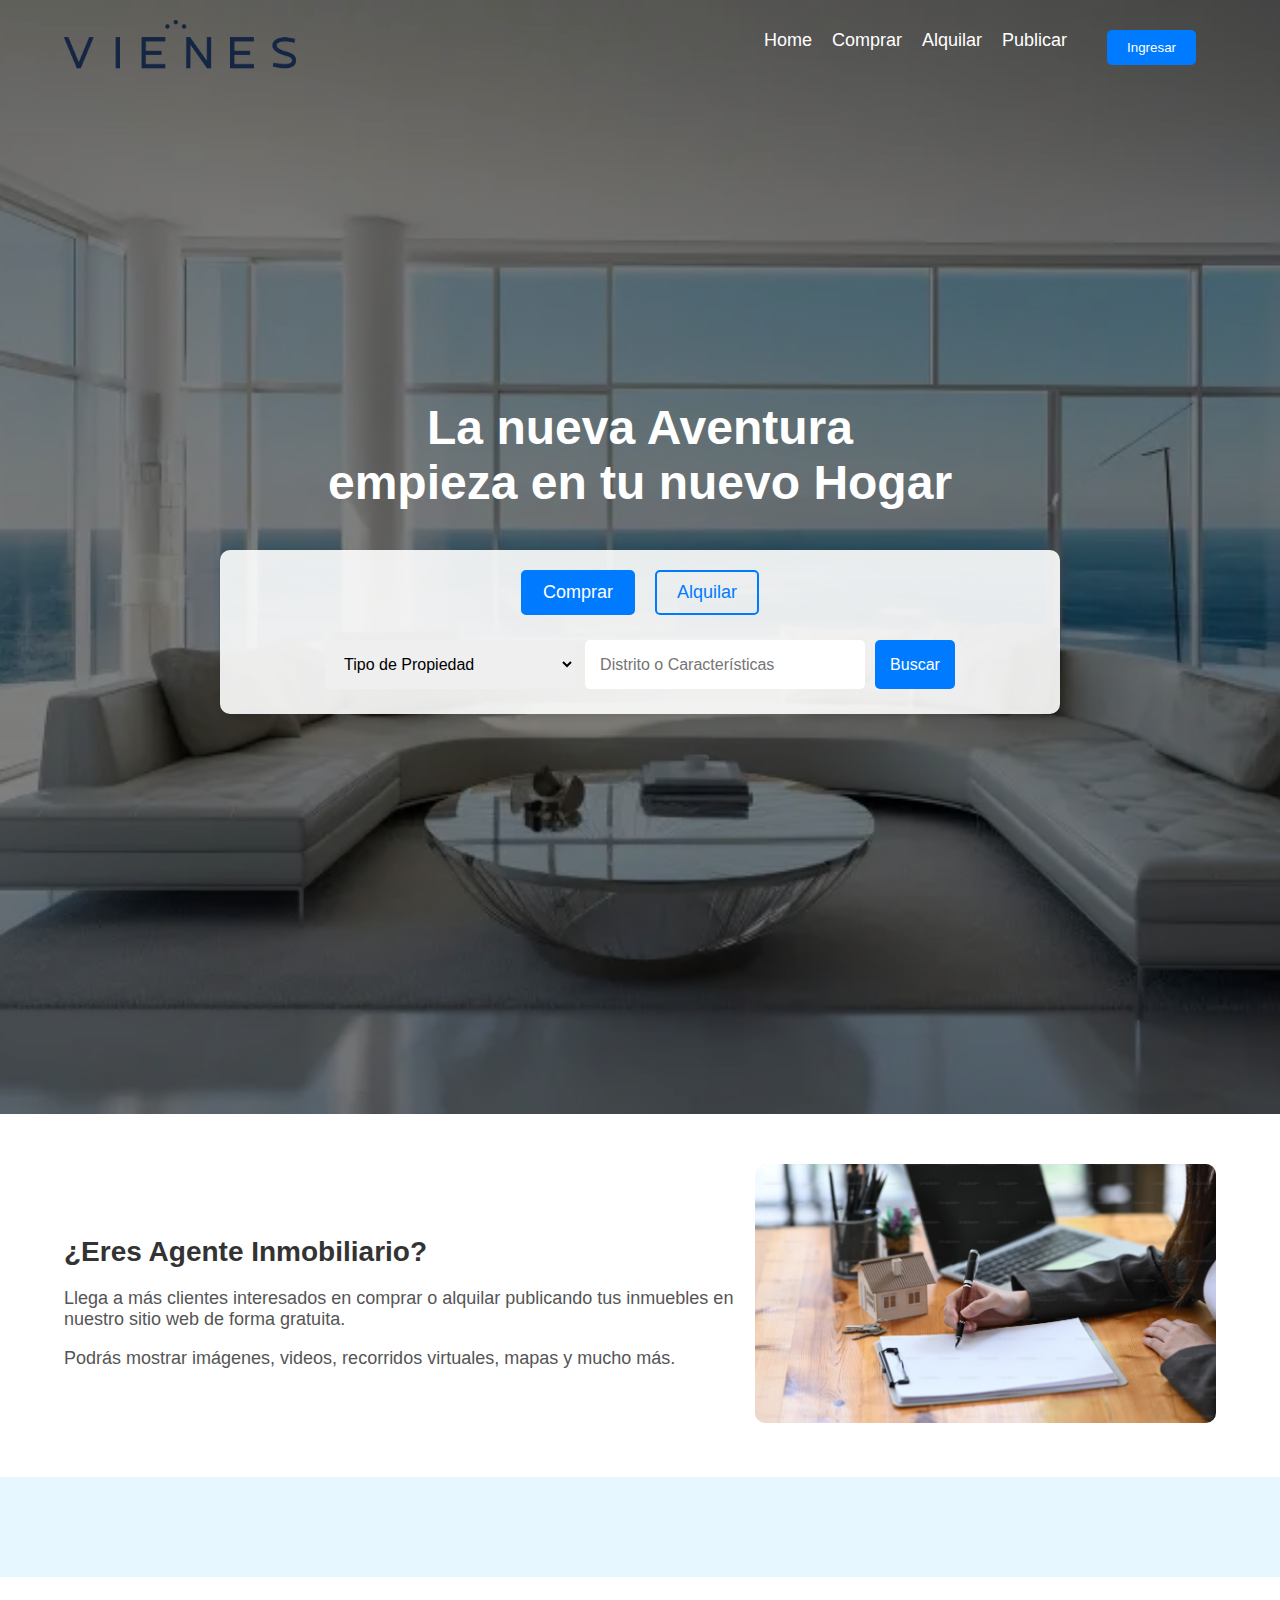
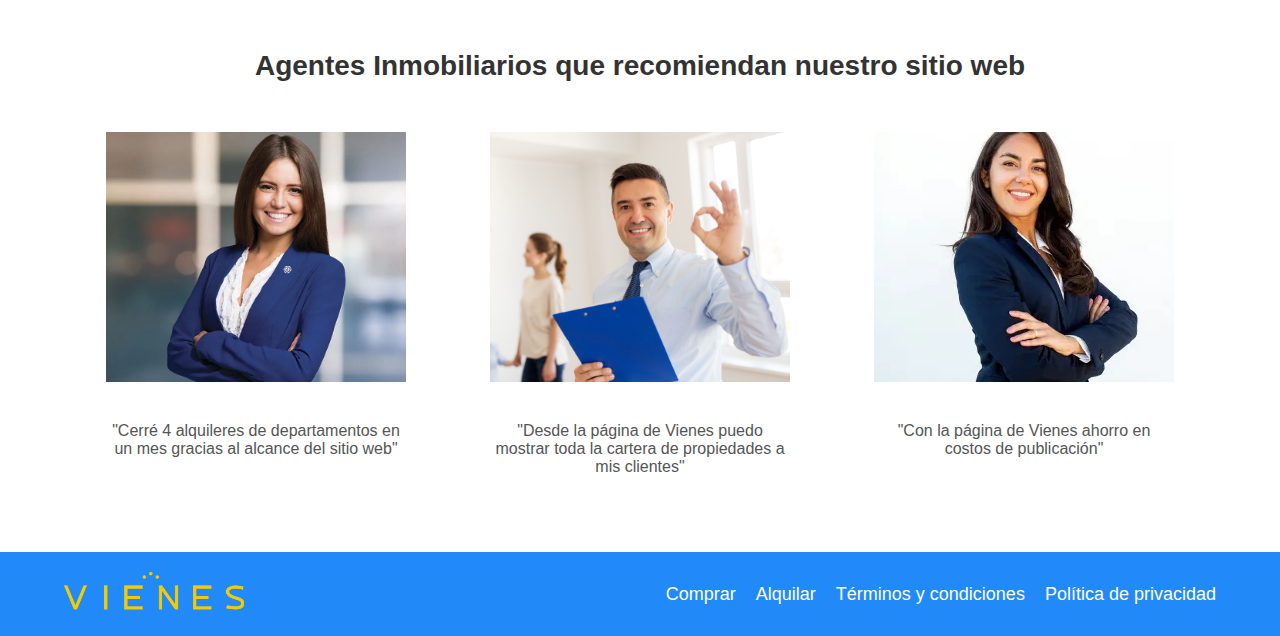
<file: vienesweb - aa2/index.html>
<!DOCTYPE html>
<html lang="en">
<head>
    <meta charset="UTF-8">
    <meta name="viewport" content="width=device-width, initial-scale=1.0">
    <title>Vienes | Agencia Inmobiliaria</title>
    <link rel="stylesheet" href="./style/estilos.css">
</head>
<body class="index-page">
    <header class="header" id="header">
        <div class="container header-container">
            <div class="logo">
                <a href="index.html"><img src="./img/logo/logo-vienes.png" alt="Vienes Logo"></a>
            </div>
            <div class="nav-container">
                <nav class="nav">
                    <ul>
                        <li><a href="index.html">Home</a></li>
                        <li><a href="./paginas/compras.html">Comprar</a></li>
                        <li><a href="./paginas/alquiler.html">Alquilar</a></li>
                        <li><a href="#">Publicar</a></li>
                        <li class="contact"><button onclick="window.location.href='./paginas/perfil.html'">Ingresar</button></li>
                    </ul>
                </nav>
                <div class="hamburger" id="hamburger">
                    <span></span>
                    <span></span>
                    <span></span>
                </div>
            </div>
        </div>                                                                                                                                     
    </header>

    <section class="hero">
        <div class="overlay"></div>
        <div class="container">
            <h2>La nueva Aventura<br> empieza en tu nuevo Hogar</h2>
            <div class="search-bar">
                <div class="search-options">
                    <button id="comprar" class="active">Comprar</button>
                    <button id="alquilar">Alquilar</button>
                </div>
                <div class="search-inputs">
                    <select>
                        <option value="">Tipo de Propiedad</option>
                        <option value="departamento">Departamento</option>
                        <option value="oficina">Oficina</option>
                        <option value="casa">Casa</option>
                        <option value="local">Local</option>
                    </select>
                    <input type="text" placeholder="Distrito o Características">
                    <button>Buscar</button>
                </div>
            </div>
        </div>
    </section>

    <section class="invite-agents">
        <div class="container">
            <div class="invite-content">
                <div class="invite-text">
                    <h2>¿Eres Agente Inmobiliario?</h2>
                    <p>Llega a más clientes interesados en comprar o alquilar publicando tus inmuebles en nuestro sitio web de forma gratuita.</p>
                    <p>Podrás mostrar imágenes, videos, recorridos virtuales, mapas y mucho más.</p>
                </div>
                <div class="invite-image">
                    <img src="./img/info/d2550104-cd5a-49d7-a738-0a6b827aaea5.png" alt="Invita a Agentes">
                </div>
            </div>
        </div>
    </section>

    <section class="additional-content">
        <div class="container">
            <!-- Aquí puedes agregar el contenido adicional -->
        </div>
    </section>

    <section class="agent-testimonials">
        <div class="container">
            <h2>Agentes Inmobiliarios que recomiendan nuestro sitio web</h2>
            <div class="testimonials">
                <div class="testimonial">
                    <img src="./img/agentes/agente-inmobiliario.png" alt="Agente 1">
                    <p>"Cerré 4 alquileres de departamentos en un mes gracias al alcance del sitio web"</p>
                </div>
                <div class="testimonial">
                    <img src="./img/agentes/Un-asesor-inmobiliario-exitoso-busca-ser-aliado-del-cliente.png" alt="Agente 2">
                    <p>"Desde la página de Vienes puedo mostrar toda la cartera de propiedades a mis clientes"</p>
                </div>
                <div class="testimonial">
                    <img src="./img/agentes/smiling-confident-businesswoman-posing-with-arms-folded-Ancho-Maximo-2400-Altura-Maxima-1800.png" alt="Agente 3">
                    <p>"Con la página de Vienes ahorro en costos de publicación"</p>
                </div>
            </div>
        </div>
    </section>

    <footer class="footer">
        <div class="container footer-container">
            <div class="footer-logo">
                <img src="./img/logo/Recurso 1Imagotipo1.png" alt="Vienes Logo">
            </div>
            <div class="footer-nav">
                <a href="#">Comprar</a>
                <a href="#">Alquilar</a>
                <a href="#">Términos y condiciones</a>
                <a href="#">Política de privacidad</a>
            </div>
        </div>
    </footer>

    <script src="./js/hero.js"></script>
    <script src="./js/header.js"></script>
</body>
</html>
</file>
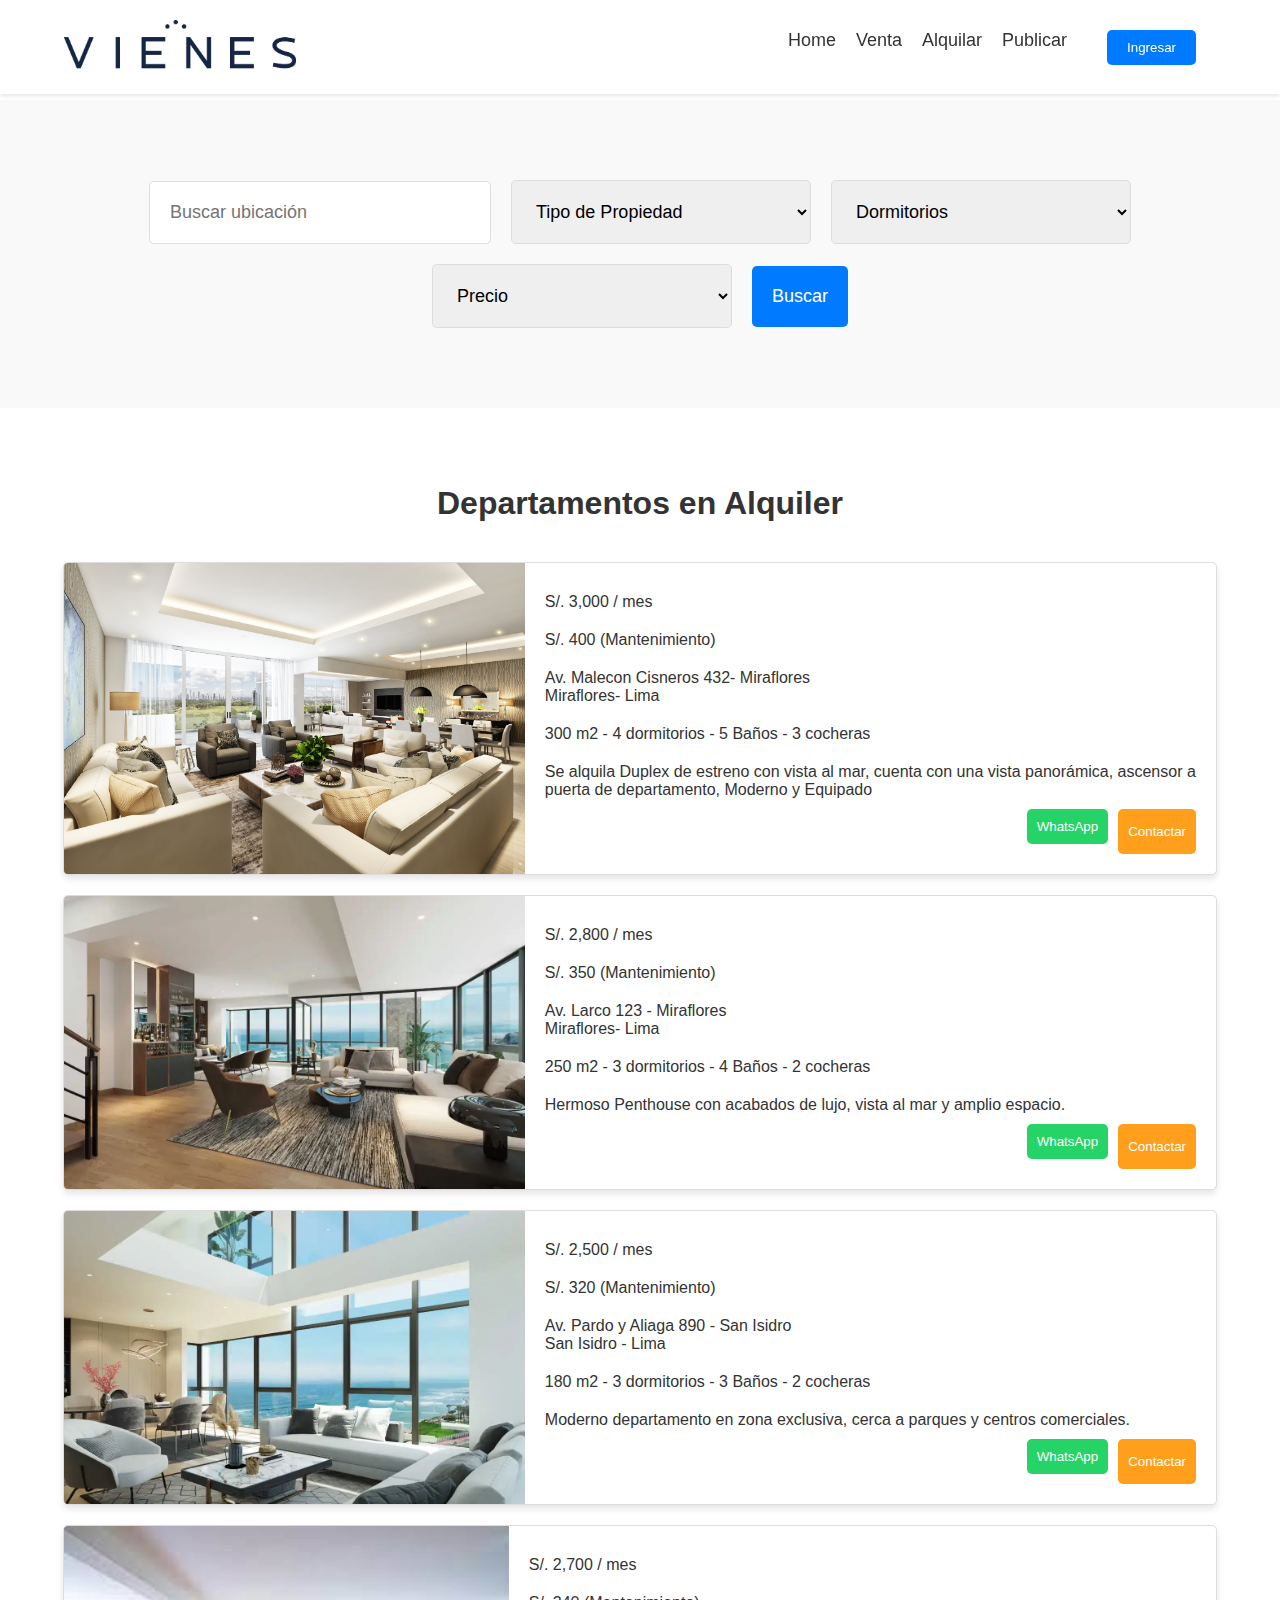
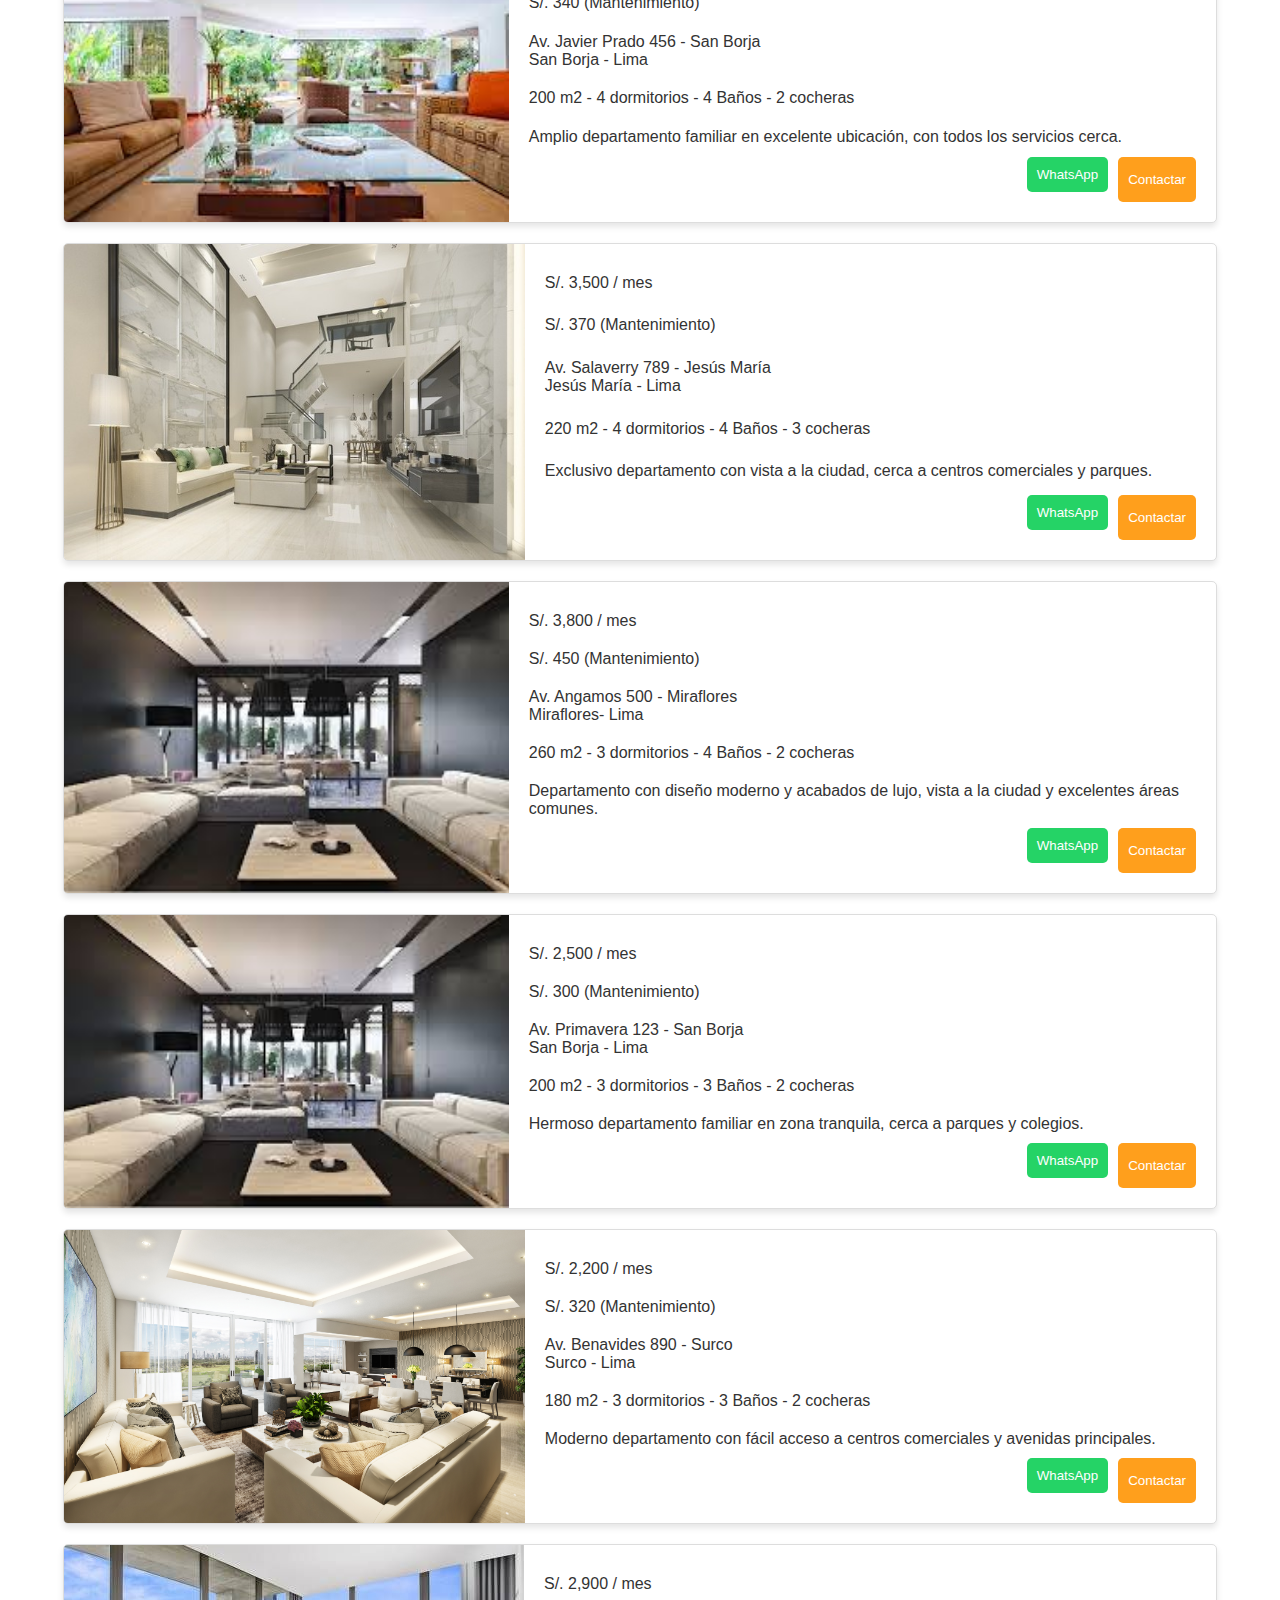
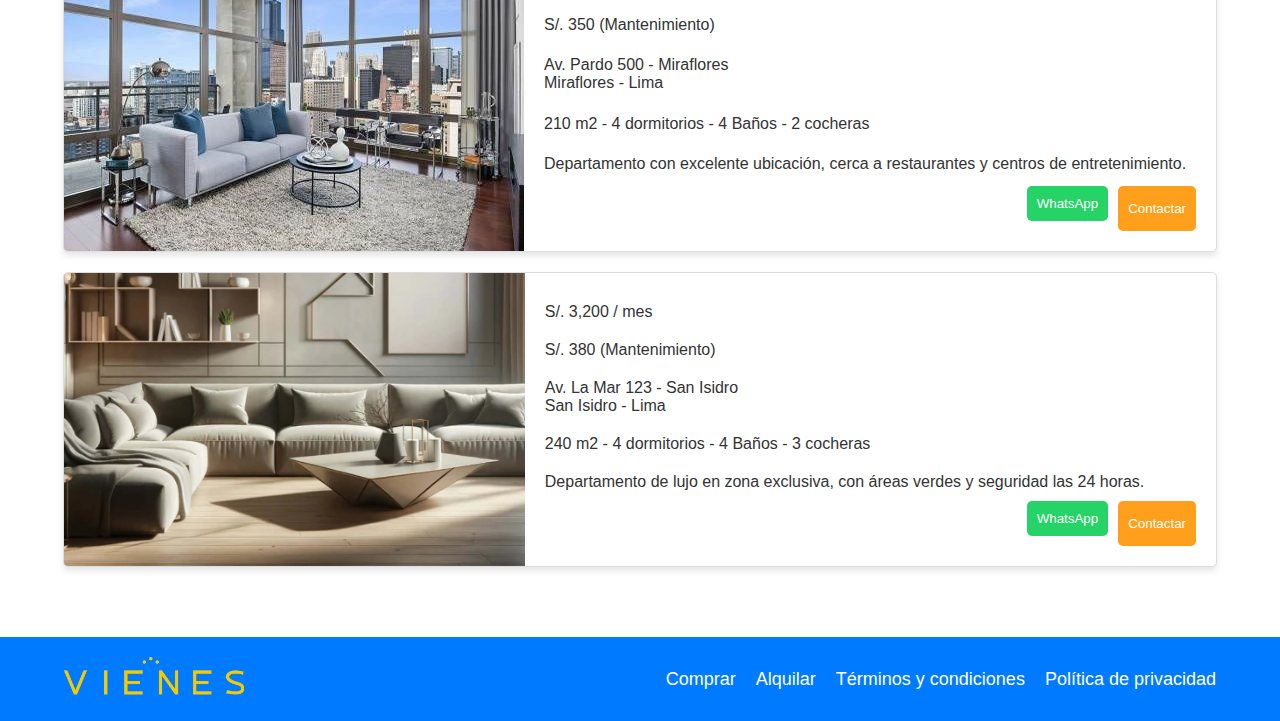
<file: vienesweb - aa2/paginas/alquiler.html>
<!DOCTYPE html>
<html lang="en">
<head>
    <meta charset="UTF-8">
    <meta name="viewport" content="width=device-width, initial-scale=1.0">
    <title>Departamentos en Alquiler | Vienes Agencia Inmobiliaria</title>
    <link rel="stylesheet" href="../style/alquiler.css">
</head>
<body class="alquiler-page">
    <header class="header" id="header">
        <div class="container header-container">
            <div class="logo">
                <a href="../index.html"><img src="../img/logo/logo-vienes.png" alt="Vienes Logo"></a>
            </div>
            <div class="nav-container">
                <nav class="nav">
                    <ul>
                        <li><a href="../index.html">Home</a></li>
                        <li><a href="../paginas/compras.html">Venta</a></li>
                        <li><a href="../paginas/alquiler.html">Alquilar</a></li>
                        <li><a href="#">Publicar</a></li>
                        <li class="contact"><button onclick="window.location.href='./perfil.html'">Ingresar</button></li>
                    </ul>
                </nav>
                <div class="hamburger" id="hamburger">
                    <span></span>
                    <span></span>
                    <span></span>
                </div>
            </div>
        </div>                                                                                                                                     
    </header>

    <section class="filtros-alquiler">
        <div class="container">
            <input type="text" placeholder="Buscar ubicación">
            <select>
                <option value="">Tipo de Propiedad</option>
                <option value="departamento">Departamento</option>
                <option value="oficina">Oficina</option>
                <option value="casa">Casa</option>
                <option value="local">Local</option>
            </select>
            <select>
                <option value="">Dormitorios</option>
                <option value="1">1 Dormitorio</option>
                <option value="2">2 Dormitorios</option>
                <option value="3">3 Dormitorios</option>
                <option value="4">4 Dormitorios</option>
            </select>
            <select>
                <option value="">Precio</option>
                <option value="1">Menor a S/. 2,000</option>
                <option value="2">S/. 2,000 - S/. 5,000</option>
                <option value="3">Mayor a S/. 5,000</option>
            </select>
            <button>Buscar</button>
        </div>
    </section>

    <section class="alquiler-departamentos">
        <div class="container">
            <h2>Departamentos en Alquiler</h2>
            <div class="cards-alquiler">
                <!-- Card 1 -->
                <div class="card-alquiler">
                    <img src="../img/departamentos/Azalea-living-room.jpg" alt="Departamento 1">
                    <div class="card-content-alquiler">
                        <p>S/. 3,000 / mes</p>
                        <p>S/. 400 (Mantenimiento)</p>
                        <p>Av. Malecon Cisneros 432- Miraflores<br>Miraflores- Lima</p>
                        <p>300 m2 - 4 dormitorios - 5 Baños - 3 cocheras</p>
                        <p>Se alquila Duplex de estreno con vista al mar, cuenta con una vista panorámica, ascensor a puerta de departamento, Moderno y Equipado</p>
                        <div class="buttons-alquiler">
                            <button class="whatsapp">WhatsApp</button>
                            <button class="contactar">Contactar</button>
                        </div>
                    </div>
                </div>
                <!-- Card 2 -->
                <div class="card-alquiler">
                    <img src="../img/departamentos/sala-comedor-penthouse-01.png" alt="Departamento 2">
                    <div class="card-content-alquiler">
                        <p>S/. 2,800 / mes</p>
                        <p>S/. 350 (Mantenimiento)</p>
                        <p>Av. Larco 123 - Miraflores<br>Miraflores- Lima</p>
                        <p>250 m2 - 3 dormitorios - 4 Baños - 2 cocheras</p>
                        <p>Hermoso Penthouse con acabados de lujo, vista al mar y amplio espacio.</p>
                        <div class="buttons-alquiler">
                            <button class="whatsapp">WhatsApp</button>
                            <button class="contactar">Contactar</button>
                        </div>
                    </div>
                </div>
                <!-- Card 3 -->
                <div class="card-alquiler">
                    <img src="../img/departamentos/sala-comedor-tipico-02.png" alt="Departamento 3">
                    <div class="card-content-alquiler">
                        <p>S/. 2,500 / mes</p>
                        <p>S/. 320 (Mantenimiento)</p>
                        <p>Av. Pardo y Aliaga 890 - San Isidro<br>San Isidro - Lima</p>
                        <p>180 m2 - 3 dormitorios - 3 Baños - 2 cocheras</p>
                        <p>Moderno departamento en zona exclusiva, cerca a parques y centros comerciales.</p>
                        <div class="buttons-alquiler">
                            <button class="whatsapp">WhatsApp</button>
                            <button class="contactar">Contactar</button>
                        </div>
                    </div>
                </div>
                <!-- Card 4 -->
                <div class="card-alquiler">
                    <img src="../img/departamentos/descarga (2).jpeg" alt="Departamento 4">
                    <div class="card-content-alquiler">
                        <p>S/. 2,700 / mes</p>
                        <p>S/. 340 (Mantenimiento)</p>
                        <p>Av. Javier Prado 456 - San Borja<br>San Borja - Lima</p>
                        <p>200 m2 - 4 dormitorios - 4 Baños - 2 cocheras</p>
                        <p>Amplio departamento familiar en excelente ubicación, con todos los servicios cerca.</p>
                        <div class="buttons-alquiler">
                            <button class="whatsapp">WhatsApp</button>
                            <button class="contactar">Contactar</button>
                        </div>
                    </div>
                </div>
                <!-- Card 5 -->
                <div class="card-alquiler">
                    <img src="../img/departamentos/LUX-626x430.jpg" alt="Departamento 5">
                    <div class="card-content-alquiler">
                        <p>S/. 3,500 / mes</p>
                        <p>S/. 370 (Mantenimiento)</p>
                        <p>Av. Salaverry 789 - Jesús María<br>Jesús María - Lima</p>
                        <p>220 m2 - 4 dormitorios - 4 Baños - 3 cocheras</p>
                        <p>Exclusivo departamento con vista a la ciudad, cerca a centros comerciales y parques.</p>
                        <div class="buttons-alquiler">
                            <button class="whatsapp">WhatsApp</button>
                            <button class="contactar">Contactar</button>
                        </div>
                    </div>
                </div>
                <!-- Card 6 -->
                <div class="card-alquiler">
                    <img src="../img/departamentos/images (4)555.jpg" alt="Departamento 6">
                    <div class="card-content-alquiler">
                        <p>S/. 3,800 / mes</p>
                        <p>S/. 450 (Mantenimiento)</p>
                        <p>Av. Angamos 500 - Miraflores<br>Miraflores- Lima</p>
                        <p>260 m2 - 3 dormitorios - 4 Baños - 2 cocheras</p>
                        <p>Departamento con diseño moderno y acabados de lujo, vista a la ciudad y excelentes áreas comunes.</p>
                        <div class="buttons-alquiler">
                            <button class="whatsapp">WhatsApp</button>
                            <button class="contactar">Contactar</button>
                        </div>
                    </div>
                </div>
                <!-- Card 7 -->
                <div class="card-alquiler">
                    <img src="../img/departamentos/images (4)555.jpg" alt="Departamento 7">
                    <div class="card-content-alquiler">
                        <p>S/. 2,500 / mes</p>
                        <p>S/. 300 (Mantenimiento)</p>
                        <p>Av. Primavera 123 - San Borja<br>San Borja - Lima</p>
                        <p>200 m2 - 3 dormitorios - 3 Baños - 2 cocheras</p>
                        <p>Hermoso departamento familiar en zona tranquila, cerca a parques y colegios.</p>
                        <div class="buttons-alquiler">
                            <button class="whatsapp">WhatsApp</button>
                            <button class="contactar">Contactar</button>
                        </div>
                    </div>
                </div>
                <!-- Card 8 -->
                <div class="card-alquiler">
                    <img src="../img/departamentos/Azalea-living-room.jpg" alt="Departamento 8">
                    <div class="card-content-alquiler">
                        <p>S/. 2,200 / mes</p>
                        <p>S/. 320 (Mantenimiento)</p>
                        <p>Av. Benavides 890 - Surco<br>Surco - Lima</p>
                        <p>180 m2 - 3 dormitorios - 3 Baños - 2 cocheras</p>
                        <p>Moderno departamento con fácil acceso a centros comerciales y avenidas principales.</p>
                        <div class="buttons-alquiler">
                            <button class="whatsapp">WhatsApp</button>
                            <button class="contactar">Contactar</button>
                        </div>
                    </div>
                </div>
                <!-- Card 9 -->
                <div class="card-alquiler">
                    <img src="../img/departamentos/Astoria Tower Chicago Apartments for Rent - Chicago.jpg" alt="Departamento 9">
                    <div class="card-content-alquiler">
                        <p>S/. 2,900 / mes</p>
                        <p>S/. 350 (Mantenimiento)</p>
                        <p>Av. Pardo 500 - Miraflores<br>Miraflores - Lima</p>
                        <p>210 m2 - 4 dormitorios - 4 Baños - 2 cocheras</p>
                        <p>Departamento con excelente ubicación, cerca a restaurantes y centros de entretenimiento.</p>
                        <div class="buttons-alquiler">
                            <button class="whatsapp">WhatsApp</button>
                            <button class="contactar">Contactar</button>
                        </div>
                    </div>
                </div>
                <!-- Card 10 -->
                <div class="card-alquiler">
                    <img src="../img/departamentos/f4896ad30d97ce575a9303e6449aefc8.webp" alt="Departamento 10">
                    <div class="card-content-alquiler">
                        <p>S/. 3,200 / mes</p>
                        <p>S/. 380 (Mantenimiento)</p>
                        <p>Av. La Mar 123 - San Isidro<br>San Isidro - Lima</p>
                        <p>240 m2 - 4 dormitorios - 4 Baños - 3 cocheras</p>
                        <p>Departamento de lujo en zona exclusiva, con áreas verdes y seguridad las 24 horas.</p>
                        <div class="buttons-alquiler">
                            <button class="whatsapp">WhatsApp</button>
                            <button class="contactar">Contactar</button>
                        </div>
                    </div>
                </div>
            </div>
        </div>
    </section>

    <footer class="footer">
        <div class="container footer-container">
            <div class="footer-logo">
                <a href="../index.html"><img src="../img/logo/Recurso 1Imagotipo1.png" alt="Vienes Logo"></a>
            </div>
            <div class="footer-nav">
                <a href="ventas.html">Comprar</a>
                <a href="alquiler.html">Alquilar</a>
                <a href="#">Términos y condiciones</a>
                <a href="#">Política de privacidad</a>
            </div>
        </div>
    </footer>

    <script src="../js/header.js"></script>
</body>
</html>
</file>
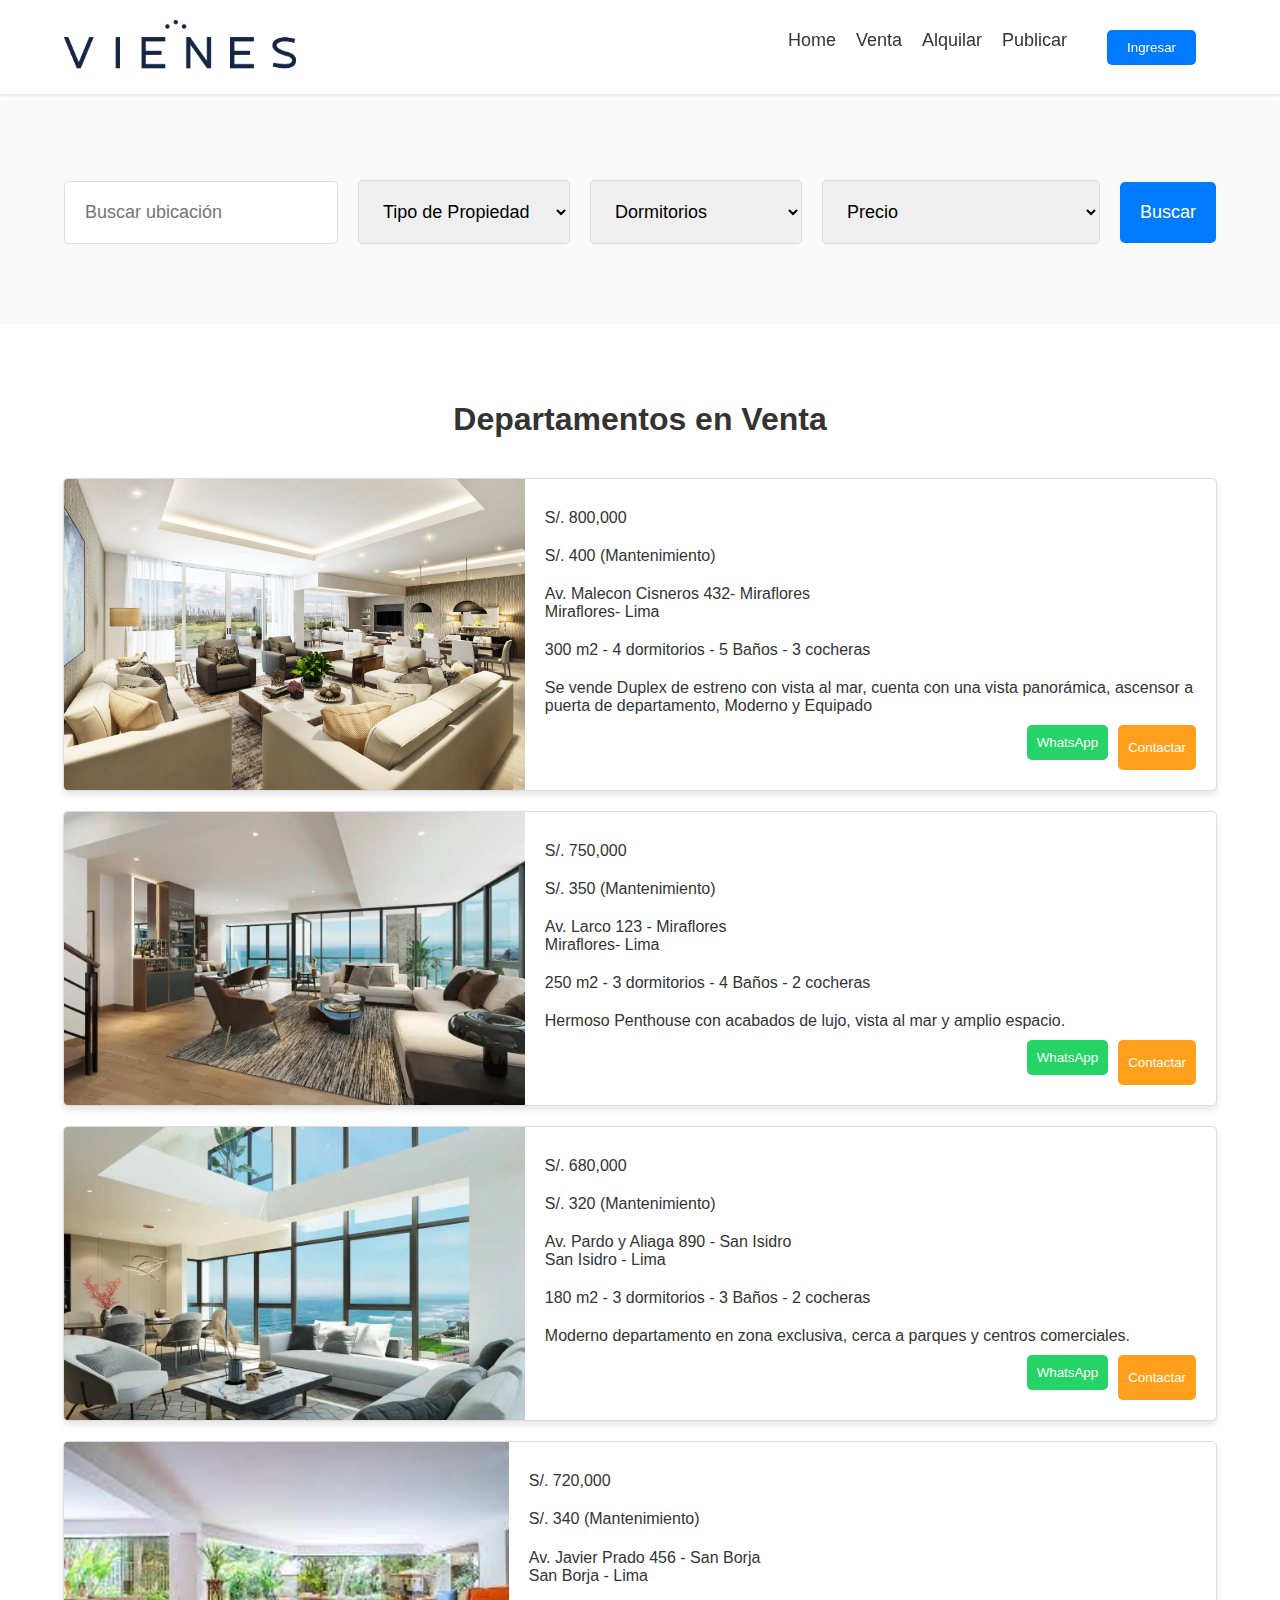
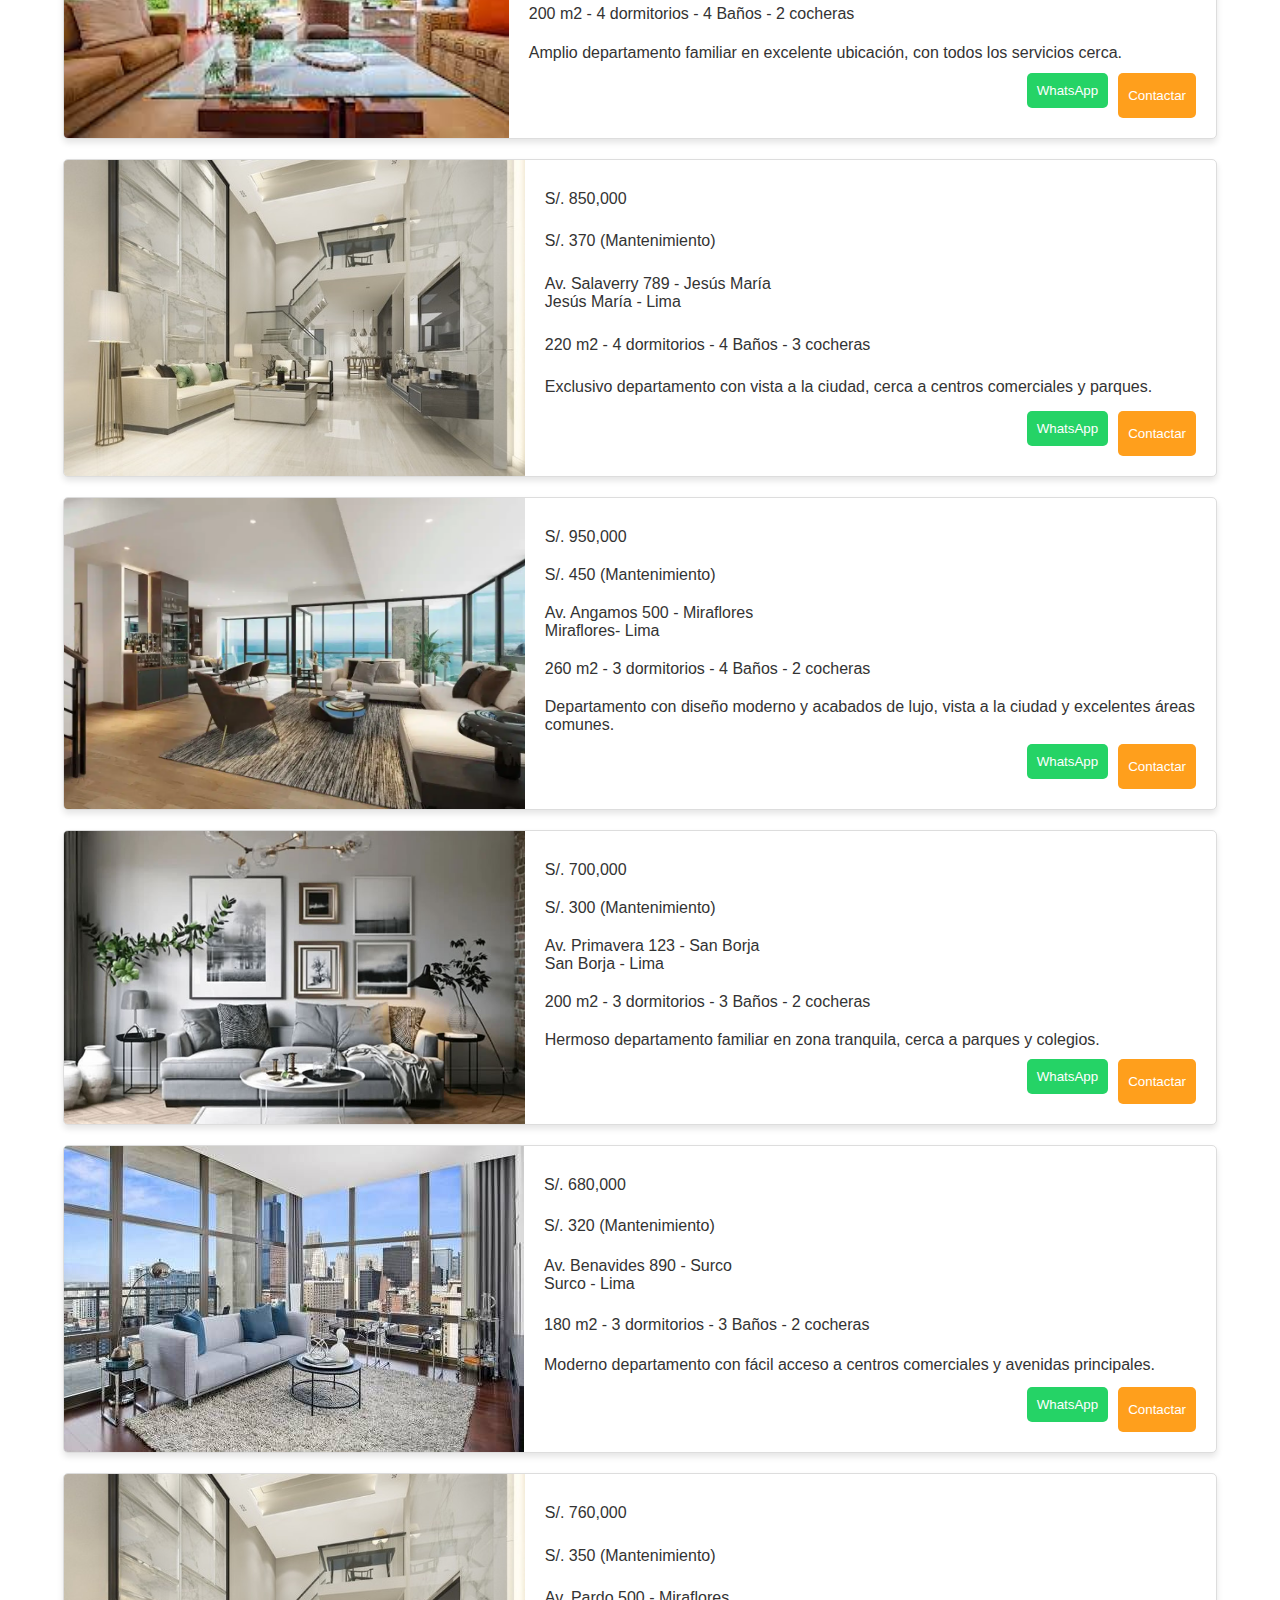
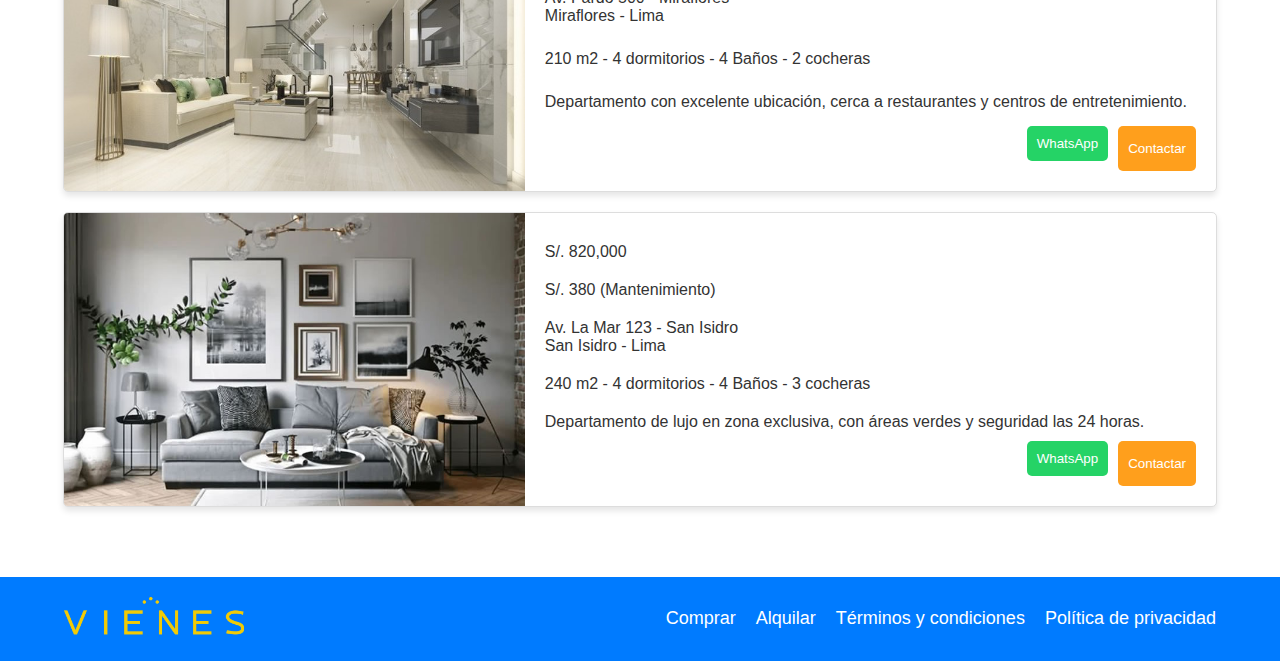
<file: vienesweb - aa2/paginas/compras.html>
<!DOCTYPE html>
<html lang="en">
<head>
    <meta charset="UTF-8">
    <meta name="viewport" content="width=device-width, initial-scale=1.0">
    <title>Departamentos en Venta | Vienes Agencia Inmobiliaria</title>
    <link rel="stylesheet" href="../style/compras.css">
</head>
<body class="ventas-page">
    <header class="header" id="header">
        <div class="container header-container">
            <div class="logo">
                <a href="../index.html"><img src="../img/logo/logo-vienes.png" alt="Vienes Logo"></a>
            </div>
            <div class="nav-container">
                <nav class="nav">
                    <ul>
                        <li><a href="../index.html">Home</a></li>
                        <li><a href="../paginas/compras.html">Venta</a></li>
                        <li><a href="../paginas/alquiler.html">Alquilar</a></li>
                        <li><a href="#">Publicar</a></li>
                        <li class="contact"><button onclick="window.location.href='./perfil.html'">Ingresar</button></li>
                    </ul>
                </nav>
                <div class="hamburger" id="hamburger">
                    <span></span>
                    <span></span>
                    <span></span>
                </div>
            </div>
        </div>
    </header>

    <section class="filtros-ventas">
        <div class="container">
            <input type="text" placeholder="Buscar ubicación">
            <select>
                <option value="">Tipo de Propiedad</option>
                <option value="departamento">Departamento</option>
                <option value="oficina">Oficina</option>
                <option value="casa">Casa</option>
                <option value="local">Local</option>
            </select>
            <select>
                <option value="">Dormitorios</option>
                <option value="1">1 Dormitorio</option>
                <option value="2">2 Dormitorios</option>
                <option value="3">3 Dormitorios</option>
                <option value="4">4 Dormitorios</option>
            </select>
            <select>
                <option value="">Precio</option>
                <option value="1">Menor a S/. 500,000</option>
                <option value="2">S/. 500,000 - S/. 1,000,000</option>
                <option value="3">Mayor a S/. 1,000,000</option>
            </select>
            <button>Buscar</button>
        </div>
    </section>

    <section class="venta-departamentos">
        <div class="container">
            <h2>Departamentos en Venta</h2>
            <div class="cards-ventas">
                <!-- Card 1 -->
                <div class="card-venta">
                    <img src="../img/departamentos/Azalea-living-room.jpg" alt="Departamento 1">
                    <div class="card-content-venta">
                        <p>S/. 800,000</p>
                        <p>S/. 400 (Mantenimiento)</p>
                        <p>Av. Malecon Cisneros 432- Miraflores<br>Miraflores- Lima</p>
                        <p>300 m2 - 4 dormitorios - 5 Baños - 3 cocheras</p>
                        <p>Se vende Duplex de estreno con vista al mar, cuenta con una vista panorámica, ascensor a puerta de departamento, Moderno y Equipado</p>
                        <div class="buttons-venta">
                            <button class="whatsapp">WhatsApp</button>
                            <button class="contactar">Contactar</button>
                        </div>
                    </div>
                </div>
                <!-- Card 2 -->
                <div class="card-venta">
                    <img src="../img/departamentos/sala-comedor-penthouse-01.png" alt="Departamento 2">
                    <div class="card-content-venta">
                        <p>S/. 750,000</p>
                        <p>S/. 350 (Mantenimiento)</p>
                        <p>Av. Larco 123 - Miraflores<br>Miraflores- Lima</p>
                        <p>250 m2 - 3 dormitorios - 4 Baños - 2 cocheras</p>
                        <p>Hermoso Penthouse con acabados de lujo, vista al mar y amplio espacio.</p>
                        <div class="buttons-venta">
                            <button class="whatsapp">WhatsApp</button>
                            <button class="contactar">Contactar</button>
                        </div>
                    </div>
                </div>
                <!-- Card 3 -->
                <div class="card-venta">
                    <img src="../img/departamentos/sala-comedor-tipico-02.png" alt="Departamento 3">
                    <div class="card-content-venta">
                        <p>S/. 680,000</p>
                        <p>S/. 320 (Mantenimiento)</p>
                        <p>Av. Pardo y Aliaga 890 - San Isidro<br>San Isidro - Lima</p>
                        <p>180 m2 - 3 dormitorios - 3 Baños - 2 cocheras</p>
                        <p>Moderno departamento en zona exclusiva, cerca a parques y centros comerciales.</p>
                        <div class="buttons-venta">
                            <button class="whatsapp">WhatsApp</button>
                            <button class="contactar">Contactar</button>
                        </div>
                    </div>
                </div>
                <!-- Card 4 -->
                <div class="card-venta">
                    <img src="../img/departamentos/descarga (2).jpeg" alt="Departamento 4">
                    <div class="card-content-venta">
                        <p>S/. 720,000</p>
                        <p>S/. 340 (Mantenimiento)</p>
                        <p>Av. Javier Prado 456 - San Borja<br>San Borja - Lima</p>
                        <p>200 m2 - 4 dormitorios - 4 Baños - 2 cocheras</p>
                        <p>Amplio departamento familiar en excelente ubicación, con todos los servicios cerca.</p>
                        <div class="buttons-venta">
                            <button class="whatsapp">WhatsApp</button>
                            <button class="contactar">Contactar</button>
                        </div>
                    </div>
                </div>
                <!-- Card 5 -->
                <div class="card-venta">
                    <img src="../img/departamentos/LUX-626x430.jpg" alt="Departamento 5">
                    <div class="card-content-venta">
                        <p>S/. 850,000</p>
                        <p>S/. 370 (Mantenimiento)</p>
                        <p>Av. Salaverry 789 - Jesús María<br>Jesús María - Lima</p>
                        <p>220 m2 - 4 dormitorios - 4 Baños - 3 cocheras</p>
                        <p>Exclusivo departamento con vista a la ciudad, cerca a centros comerciales y parques.</p>
                        <div class="buttons-venta">
                            <button class="whatsapp">WhatsApp</button>
                            <button class="contactar">Contactar</button>
                        </div>
                    </div>
                </div>
                <!-- Card 6 -->
                <div class="card-venta">
                    <img src="../img/departamentos/sala-comedor-penthouse-01.webp" alt="Departamento 6">
                    <div class="card-content-venta">
                        <p>S/. 950,000</p>
                        <p>S/. 450 (Mantenimiento)</p>
                        <p>Av. Angamos 500 - Miraflores<br>Miraflores- Lima</p>
                        <p>260 m2 - 3 dormitorios - 4 Baños - 2 cocheras</p>
                        <p>Departamento con diseño moderno y acabados de lujo, vista a la ciudad y excelentes áreas comunes.</p>
                        <div class="buttons-venta">
                            <button class="whatsapp">WhatsApp</button>
                            <button class="contactar">Contactar</button>
                        </div>
                    </div>
                </div>
                <!-- Card 7 -->
                <div class="card-venta">
                    <img src="../img/departamentos/5e285984838c3.jpg" alt="Departamento 7">
                    <div class="card-content-venta">
                        <p>S/. 700,000</p>
                        <p>S/. 300 (Mantenimiento)</p>
                        <p>Av. Primavera 123 - San Borja<br>San Borja - Lima</p>
                        <p>200 m2 - 3 dormitorios - 3 Baños - 2 cocheras</p>
                        <p>Hermoso departamento familiar en zona tranquila, cerca a parques y colegios.</p>
                        <div class="buttons-venta">
                            <button class="whatsapp">WhatsApp</button>
                            <button class="contactar">Contactar</button>
                        </div>
                    </div>
                </div>
                <!-- Card 8 -->
                <div class="card-venta">
                    <img src="../img/departamentos/Astoria Tower Chicago Apartments for Rent - Chicago.jpg" alt="Departamento 8">
                    <div class="card-content-venta">
                        <p>S/. 680,000</p>
                        <p>S/. 320 (Mantenimiento)</p>
                        <p>Av. Benavides 890 - Surco<br>Surco - Lima</p>
                        <p>180 m2 - 3 dormitorios - 3 Baños - 2 cocheras</p>
                        <p>Moderno departamento con fácil acceso a centros comerciales y avenidas principales.</p>
                        <div class="buttons-venta">
                            <button class="whatsapp">WhatsApp</button>
                            <button class="contactar">Contactar</button>
                        </div>
                    </div>
                </div>
                <!-- Card 9 -->
                <div class="card-venta">
                    <img src="../img/departamentos/LUX-626x430.jpg" alt="Departamento 9">
                    <div class="card-content-venta">
                        <p>S/. 760,000</p>
                        <p>S/. 350 (Mantenimiento)</p>
                        <p>Av. Pardo 500 - Miraflores<br>Miraflores - Lima</p>
                        <p>210 m2 - 4 dormitorios - 4 Baños - 2 cocheras</p>
                        <p>Departamento con excelente ubicación, cerca a restaurantes y centros de entretenimiento.</p>
                        <div class="buttons-venta">
                            <button class="whatsapp">WhatsApp</button>
                            <button class="contactar">Contactar</button>
                        </div>
                    </div>
                </div>
                <!-- Card 10 -->
                <div class="card-venta">
                    <img src="../img/departamentos/5e285984838c3.jpg" alt="Departamento 10">
                    <div class="card-content-venta">
                        <p>S/. 820,000</p>
                        <p>S/. 380 (Mantenimiento)</p>
                        <p>Av. La Mar 123 - San Isidro<br>San Isidro - Lima</p>
                        <p>240 m2 - 4 dormitorios - 4 Baños - 3 cocheras</p>
                        <p>Departamento de lujo en zona exclusiva, con áreas verdes y seguridad las 24 horas.</p>
                        <div class="buttons-venta">
                            <button class="whatsapp">WhatsApp</button>
                            <button class="contactar">Contactar</button>
                        </div>
                    </div>
                </div>
            </div>
        </div>
    </section>

    <footer class="footer">
        <div class="container footer-container">
            <div class="footer-logo">
                <a href="../index.html"><img src="../img/logo/Recurso 1Imagotipo1.png" alt="Vienes Logo"></a>
            </div>
            <div class="footer-nav">
                <a href="ventas.html">Comprar</a>
                <a href="#">Alquilar</a>
                <a href="#">Términos y condiciones</a>
                <a href="#">Política de privacidad</a>
            </div>
        </div>
    </footer>

    <script src="../js/header.js"></script>
</body>
</html>
</file>
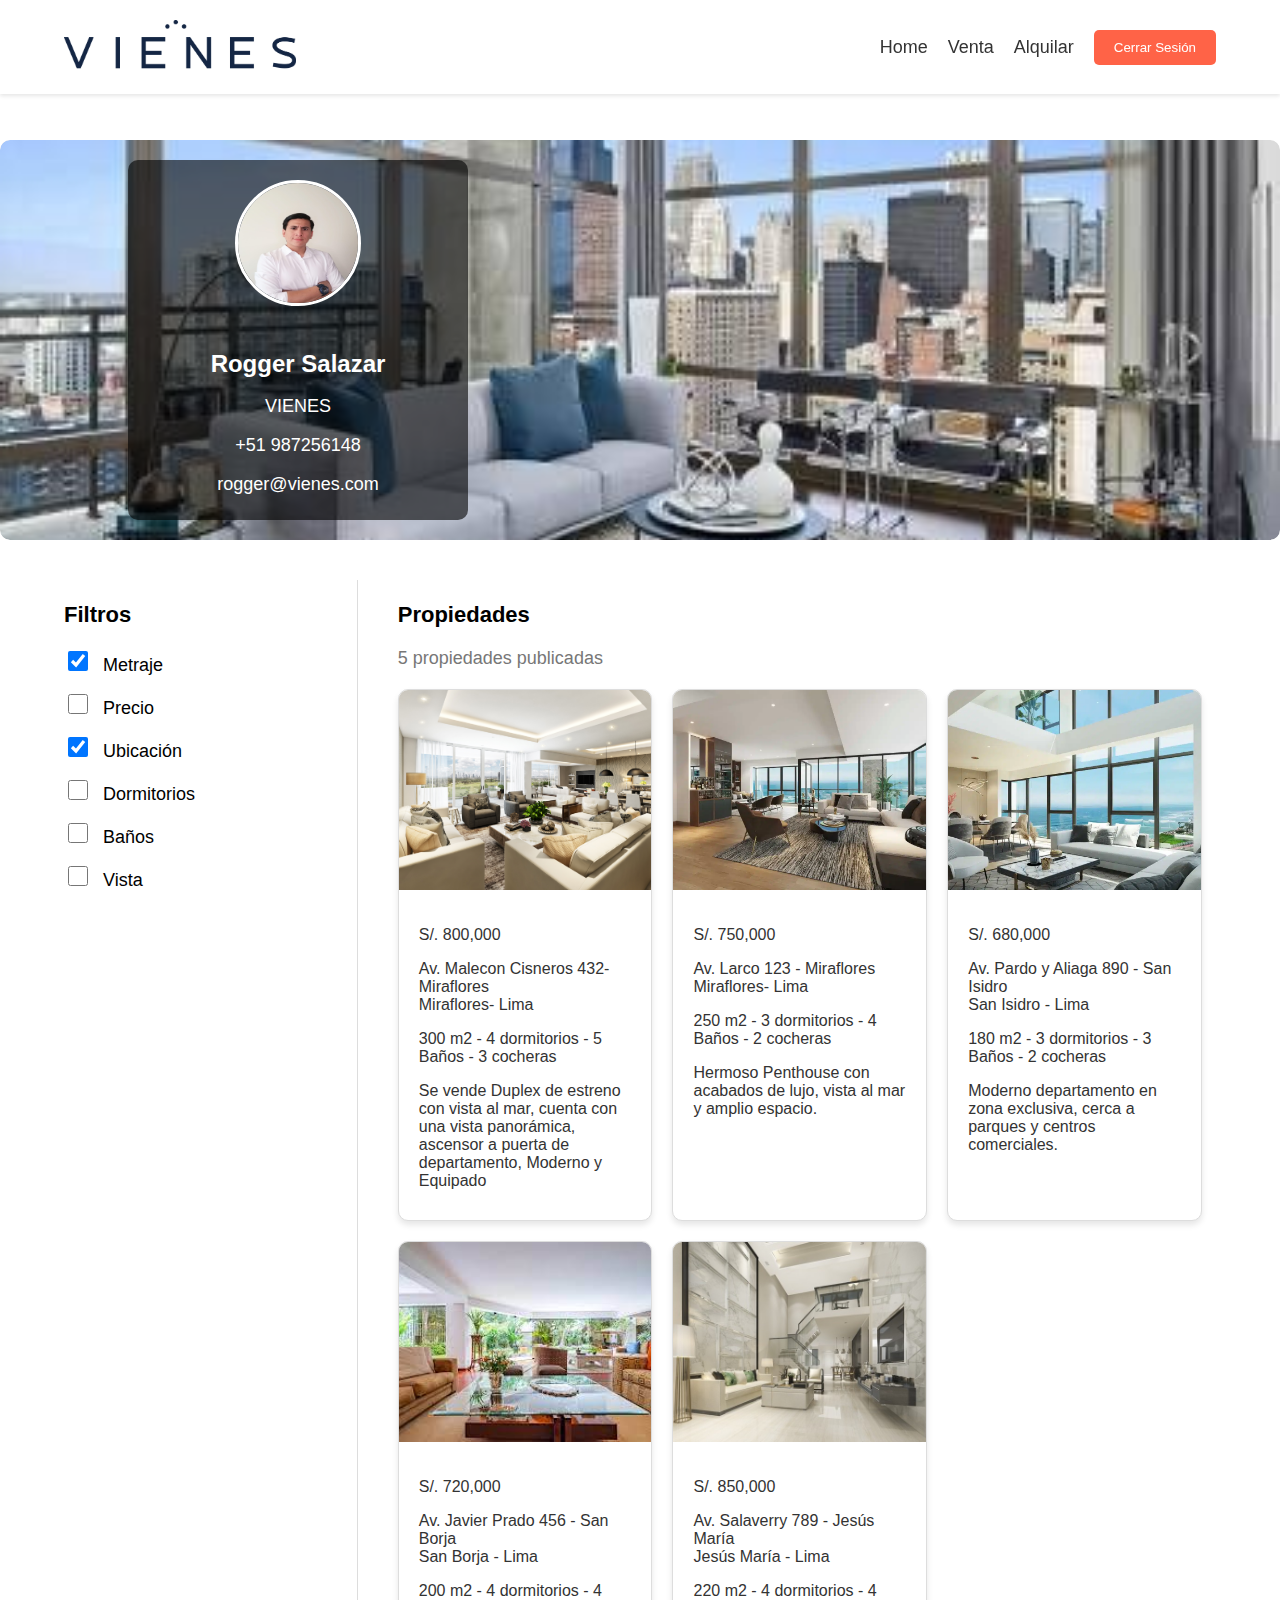
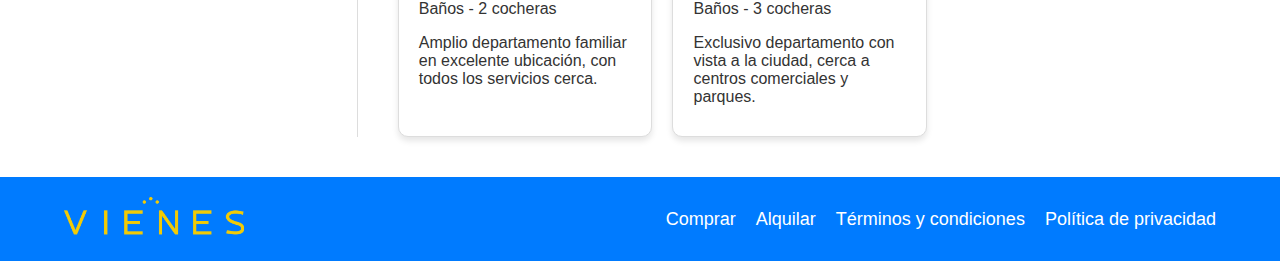
<file: vienesweb - aa2/paginas/perfil.html>
<!DOCTYPE html>
<html lang="en">
<head>
    <meta charset="UTF-8">
    <meta name="viewport" content="width=device-width, initial-scale=1.0">
    <title>Perfil del Agente | Vienes Agencia Inmobiliaria</title>
    <link rel="stylesheet" href="../style/perfil.css">
</head>
<body class="perfil-page">
    <header class="header" id="header">
        <div class="container header-container">
            <div class="logo">
                <a href="../index.html"><img src="../img/logo/logo-vienes.png" alt="Vienes Logo"></a>
            </div>
            <div class="nav-container">
                <nav class="nav">
                    <ul>
                        <li><a href="../index.html">Home</a></li>
                        <li><a href="../paginas/compras.html">Venta</a></li>
                        <li><a href="../paginas/alquiler.html">Alquilar</a></li>
                    </ul>
                </nav>
                <div class="profile">
                    <button>Cerrar Sesión</button>
                </div>
                <div class="hamburger" id="hamburger">
                    <span></span>
                    <span></span>
                    <span></span>
                </div>
            </div>
        </div>
    </header>

    <section class="perfil">
        <div class="perfil-header">
            <img src="../img/departamentos/Astoria Tower Chicago Apartments for Rent - Chicago.jpg" alt="Fondo Perfil" class="perfil-background">
            <div class="perfil-info">
                <img src="../img/perfil/rtyuiop.jpg" alt="Agente" class="perfil-foto">
                <h2>Rogger Salazar</h2>
                <p>VIENES</p>
                <p>+51 987256148</p>
                <p>rogger@vienes.com</p>
            </div>
        </div>
        <div class="container perfil-body">
            <div class="filtros">
                <h3>Filtros</h3>
                <label><input type="checkbox" checked> Metraje</label>
                <label><input type="checkbox"> Precio</label>
                <label><input type="checkbox" checked> Ubicación</label>
                <label><input type="checkbox"> Dormitorios</label>
                <label><input type="checkbox"> Baños</label>
                <label><input type="checkbox"> Vista</label>
            </div>
            <div class="propiedades">
                <h3>Propiedades</h3>
                <p>5 propiedades publicadas</p>
                <div class="cards">
                    <!-- Card 1 -->
                    <div class="card">
                        <img src="../img/departamentos/Azalea-living-room.jpg" alt="Propiedad 1">
                        <div class="card-content">
                            <p>S/. 800,000</p>
                            <p>Av. Malecon Cisneros 432- Miraflores<br>Miraflores- Lima</p>
                            <p>300 m2 - 4 dormitorios - 5 Baños - 3 cocheras</p>
                            <p>Se vende Duplex de estreno con vista al mar, cuenta con una vista panorámica, ascensor a puerta de departamento, Moderno y Equipado</p>
                        </div>
                    </div>
                    <!-- Card 2 -->
                    <div class="card">
                        <img src="../img/departamentos/sala-comedor-penthouse-01.png" alt="Propiedad 2">
                        <div class="card-content">
                            <p>S/. 750,000</p>
                            <p>Av. Larco 123 - Miraflores<br>Miraflores- Lima</p>
                            <p>250 m2 - 3 dormitorios - 4 Baños - 2 cocheras</p>
                            <p>Hermoso Penthouse con acabados de lujo, vista al mar y amplio espacio.</p>
                        </div>
                    </div>
                    <!-- Card 3 -->
                    <div class="card">
                        <img src="../img/departamentos/sala-comedor-tipico-02.png" alt="Propiedad 3">
                        <div class="card-content">
                            <p>S/. 680,000</p>
                            <p>Av. Pardo y Aliaga 890 - San Isidro<br>San Isidro - Lima</p>
                            <p>180 m2 - 3 dormitorios - 3 Baños - 2 cocheras</p>
                            <p>Moderno departamento en zona exclusiva, cerca a parques y centros comerciales.</p>
                        </div>
                    </div>
                    <!-- Card 4 -->
                    <div class="card">
                        <img src="../img/departamentos/descarga (2).jpeg" alt="Propiedad 4">
                        <div class="card-content">
                            <p>S/. 720,000</p>
                            <p>Av. Javier Prado 456 - San Borja<br>San Borja - Lima</p>
                            <p>200 m2 - 4 dormitorios - 4 Baños - 2 cocheras</p>
                            <p>Amplio departamento familiar en excelente ubicación, con todos los servicios cerca.</p>
                        </div>
                    </div>
                    <!-- Card 5 -->
                    <div class="card">
                        <img src="../img/departamentos/LUX-626x430.jpg" alt="Propiedad 5">
                        <div class="card-content">
                            <p>S/. 850,000</p>
                            <p>Av. Salaverry 789 - Jesús María<br>Jesús María - Lima</p>
                            <p>220 m2 - 4 dormitorios - 4 Baños - 3 cocheras</p>
                            <p>Exclusivo departamento con vista a la ciudad, cerca a centros comerciales y parques.</p>
                        </div>
                    </div>
                </div>
            </div>
        </div>
    </section>

    <footer class="footer">
        <div class="container footer-container">
            <div class="footer-logo">
                <a href="../index.html"><img src="../img/logo/Recurso 1Imagotipo1.png" alt="Vienes Logo"></a>
            </div>
            <div class="footer-nav">
                <a href="comprar.html">Comprar</a>
                <a href="alquilar.html">Alquilar</a>
                <a href="#">Términos y condiciones</a>
                <a href="#">Política de privacidad</a>
            </div>
        </div>
    </footer>

    <script src="../js/header.js"></script>
</body>
</html>
</file>
<file: vienesweb - aa2/style/estilos.css>
body {
    font-family: Arial, sans-serif;
    margin: 0;
    padding: 0;
}

.container {
    width: 90%;
    margin: 0 auto;
}

.header {
    position: absolute;
    top: 0;
    left: 0;
    right: 0;
    z-index: 2;
    background: transparent;
    display: flex;
    justify-content: center;
    align-items: center;
    padding: 20px 0;
    transition: background-color 0.3s, box-shadow 0.3s;
}

.header.scrolled {
    background-color: white;
    box-shadow: 0 2px 4px rgba(0, 0, 0, 0.1);
}

.header-container {
    display: flex;
    justify-content: space-between;
    align-items: center;
}

.logo img {
    height: 50px;
}

.header-right {
    display: flex;
    align-items: center;
}

.nav ul {
    list-style: none;
    margin: 0;
    padding: 0;
    display: flex;
}

.nav ul li {
    margin-right: 20px;
}

.nav ul li a {
    text-decoration: none;
    color: #fff;
    font-size: 18px;
    transition: color 0.3s;
}

.header.scrolled .nav ul li a {
    color: #333;
}

.contact {
    display: flex;
    align-items: center;
    margin-left: 20px;
}

.contact p {
    margin: 0 20px 0 0;
    color: #fff;
    font-size: 16px;
}

.contact button {
    background-color: #007bff;
    color: #fff;
    border: none;
    padding: 10px 20px;
    border-radius: 5px;
    cursor: pointer;
}

.nav-container {
    display: flex;
    justify-content: space-between;
    align-items: center;
}

.hero {
    position: relative;
    background-image: url('../img/hero/sala-de-estar-lujo-moderna-con-un-sofá-blanco-sofisticado-amplias-vistas-al-mar-y-ambiente-sereno-ai-transformed.png');
    background-size: cover;
    background-position: center;
    color: #fff;
    text-align: center;
    padding: 400px 0;
}

.hero .overlay {
    position: absolute;
    top: 0;
    left: 0;
    right: 0;
    bottom: 0;
    background: rgba(0, 0, 0, 0.5);
}

.hero .container {
    position: relative;
    z-index: 1;
}

.hero .container h2 {
    margin: 0 0 20px;
    font-size: 48px;
}

.hero .container p {
    font-size: 24px;
}

.search-bar {
    background-color: rgba(255, 255, 255, 0.9);
    padding: 20px;
    border-radius: 10px;
    display: flex;
    flex-direction: column;
    align-items: center;
    margin-top: 40px;
    box-shadow: 0 4px 6px rgba(0, 0, 0, 0.1);
    max-width: 800px;
    margin-left: auto;
    margin-right: auto;
}

.search-options {
    display: flex;
    justify-content: center;
    margin-bottom: 20px;
}

.search-options button {
    background-color: transparent;
    border: 2px solid #007bff;
    color: #007bff;
    padding: 10px 20px;
    margin: 0 10px;
    cursor: pointer;
    border-radius: 5px;
    font-size: 18px;
    transition: background-color 0.3s, color 0.3s;
}

.search-options button.active,
.search-options button:hover {
    background-color: #007bff;
    color: #fff;
}

.search-inputs {
    display: flex;
    justify-content: center;
    flex-wrap: wrap;
}

.search-inputs select,
.search-inputs input,
.search-inputs button {
    padding: 15px;
    margin: 5px;
    border: none;
    border-radius: 5px;
    font-size: 16px;
}

.search-inputs select,
.search-inputs input {
    width: 250px;
}

.search-inputs button {
    background-color: #007bff;
    color: #fff;
    cursor: pointer;
}

.invite-agents {
    padding: 50px 0;
}

.invite-content {
    display: flex;
    flex-wrap: wrap;
    align-items: center;
    justify-content: space-between;
}

.invite-text {
    flex: 1;
    margin-right: 20px;
}

.invite-text h2 {
    font-size: 28px;
    color: #333;
    margin-bottom: 20px;
}

.invite-text p {
    font-size: 18px;
    color: #555;
    margin-bottom: 10px;
}

.invite-image {
    flex: 1;
    max-width: 40%;
}

.invite-image img {
    max-width: 100%;
    border-radius: 10px;
}

.additional-content {
    background-color: #e6f7ff;
    padding: 50px 0;
}

.agent-testimonials {
    padding: 50px 0;
}

.agent-testimonials h2 {
    text-align: center;
    font-size: 28px;
    color: #333;
    margin-bottom: 40px;
}

.testimonials {
    display: flex;
    flex-wrap: wrap;
    justify-content: space-around;
}

.testimonial {
    flex: 1;
    max-width: 300px;
    text-align: center;
    margin: 10px;
}

.testimonial img {
    width: 100%;
    height: 250px;
    object-fit: cover;
    margin-bottom: 20px;
}

.testimonial p {
    font-size: 16px;
    color: #555;
}

.footer {
    background-color: #228af8;
    color: #fff;
    padding: 20px 0;
}

.footer-container {
    display: flex;
    justify-content: space-between;
    align-items: center;
}

.footer-logo img {
    height: 40px;
}

.footer-nav {
    display: flex;
    gap: 20px;
}

.footer-nav a {
    color: #fff;
    text-decoration: none;
    font-size: 18px;
}

.footer-nav a:hover {
    text-decoration: underline;
}

.featured-listings {
    padding: 50px 0;
}

.featured-listings h3 {
    text-align: center;
    margin-bottom: 50px;
}

.listings {
    display: flex;
    justify-content: space-around;
    flex-wrap: wrap;
}

.listing {
    width: 30%;
    background-color: #f9f9f9;
    border: 1px solid #ddd;
    border-radius: 5px;
    overflow: hidden;
    margin-bottom: 20px;
}

.listing img {
    width: 100%;
    height: auto;
}

.listing-info {
    padding: 20px;
}

.listing-info p {
    margin: 10px 0;
}

/* Responsive Styles */
@media (max-width: 1024px) {
    .search-inputs {
        flex-direction: column;
        align-items: center;
    }

    .search-inputs select,
    .search-inputs input,
    .search-inputs button {
        width: 100%;
        margin: 10px 0;
    }

    .invite-content {
        flex-direction: column;
        text-align: center;
    }

    .invite-text {
        margin-right: 0;
        margin-bottom: 20px;
    }

    .invite-image {
        max-width: 100%;
    }

    .testimonial {
        max-width: 45%;
        margin: 10px 5%;
    }

    .listing {
        width: 45%;
        margin: 10px 5%;
    }
}

@media (max-width: 768px) {
    .nav ul {
        flex-direction: column;
        align-items: center;
    }

    .nav ul li {
        margin-right: 0;
        margin-bottom: 10px;
    }

    .nav ul li:last-child {
        margin-bottom: 0;
    }

    .header-container {
        flex-direction: column;
    }

    .contact {
        display: none;
    }

    .search-inputs {
        flex-direction: column;
        align-items: center;
    }

    .search-inputs select,
    .search-inputs input,
    .search-inputs button {
        width: 100%;
        margin: 10px 0;
    }

    .invite-content {
        flex-direction: column;
        text-align: center;
    }

    .invite-text {
        margin-right: 0;
        margin-bottom: 20px;
    }

    .invite-image {
        max-width: 100%;
    }

    .testimonial {
        max-width: 90%;
        margin: 10px auto;
    }

    .listing {
        width: 90%;
        margin: 10px auto;
    }

    .nav.active .contact {
        display: flex;
        justify-content: center;
        margin-top: 10px;
    }
}

@media (max-width: 480px) {
    .header {
        padding: 10px 0;
    }

    .logo img {
        height: 40px;
    }

    .nav ul li a {
        font-size: 16px;
    }

    .contact button {
        padding: 8px 16px;
        font-size: 14px;
    }

    .hero .container h2 {
        font-size: 36px;
    }

    .hero .container p {
        font-size: 18px;
    }

    .search-inputs select,
    .search-inputs input,
    .search-inputs button {
        width: 100%;
        padding: 10px;
        font-size: 16px;
    }

    .search-options button {
        font-size: 16px;
        padding: 8px 16px;
    }

    .invite-text h2 {
        font-size: 24px;
    }

    .testimonial img {
        height: 200px;
    }

    .testimonial p {
        font-size: 14px;
    }

    .footer-nav a {
        font-size: 16px;
    }
}

/* Hamburger Menu */
.hamburger {
    display: none;
    flex-direction: column;
    cursor: pointer;
}

.hamburger span {
    height: 3px;
    width: 25px;
    background: #fff;
    margin: 4px 0;
    transition: 0.4s;
}

@media (max-width: 768px) {
    .nav {
        display: none;
        flex-direction: column;
        align-items: center;
        background-color: #333;
        position: absolute;
        top: 60px;
        left: 0;
        width: 100%;
    }

    .nav ul {
        flex-direction: column;
    }

    .nav ul li {
        margin: 15px 0;
    }

    .nav ul li a {
        color: #fff;
    }

    .nav.active {
        display: flex;
    }

    .hamburger {
        display: flex;
    }

    .header-container {
        justify-content: space-between;
    }

    .nav.active .contact {
        display: flex;
        justify-content: center;
        margin-top: 10px;
    }
}

/* Style changes when hamburger is clicked */
.hamburger.active span:nth-child(1) {
    transform: rotate(-45deg) translate(-5px, 6px);
}

.hamburger.active span:nth-child(2) {
    opacity: 0;
}

.hamburger.active span:nth-child(3) {
    transform: rotate(45deg) translate(-5px, -6px);
}
</file>
<file: vienesweb - aa2/style/alquiler.css>
body {
    font-family: Arial, sans-serif;
    margin: 0;
    padding: 0;
}

.container {
    width: 90%;
    margin: 0 auto;
}

.header {
    position: fixed;
    top: 0;
    left: 0;
    right: 0;
    z-index: 1000;
    display: flex;
    justify-content: center;
    align-items: center;
    padding: 20px 0;
    background-color: white;
    box-shadow: 0 2px 4px rgba(0, 0, 0, 0.1);
}

.header-container {
    display: flex;
    justify-content: space-between;
    align-items: center;
}

.logo img {
    height: 50px;
}

.header-right {
    display: flex;
    align-items: center;
}

.nav ul {
    list-style: none;
    margin: 0;
    padding: 0;
    display: flex;
}

.nav ul li {
    margin-right: 20px;
}

.nav ul li a {
    text-decoration: none;
    color: #333;
    font-size: 18px;
}

.contact {
    display: flex;
    align-items: center;
    margin-left: 20px;
}

.contact p {
    margin: 0 20px 0 0;
    color: #333;
    font-size: 16px;
}

.contact button {
    background-color: #007bff;
    color: #fff;
    border: none;
    padding: 10px 20px;
    border-radius: 5px;
    cursor: pointer;
}

.contact button:hover {
    background-color: #0056b3;
}

.nav-container {
    display: flex;
    justify-content: space-between;
    align-items: center;
}

/* Sección de filtros */
.filtros-alquiler {
    background-color: #f9f9f9;
    padding: 80px 0; /* Aumentar el padding para hacer la sección más grande */
    margin-top: 100px; /* Asegura que el header no cubra la sección */
}

.filtros-alquiler .container {
    display: flex;
    flex-wrap: wrap;
    gap: 20px; /* Aumentar el espacio entre los elementos */
    justify-content: center;
    align-items: center;
}

.filtros-alquiler input,
.filtros-alquiler select,
.filtros-alquiler button {
    padding: 20px; /* Aumentar el tamaño de los inputs y botones */
    border: 1px solid #ddd;
    border-radius: 5px;
    font-size: 18px; /* Aumentar el tamaño de la letra */
}

.filtros-alquiler select,
.filtros-alquiler input {
    width: 300px; /* Aumentar el ancho de los inputs */
}

.filtros-alquiler button {
    background-color: #007bff;
    color: #fff;
    border: none;
    cursor: pointer;
}

.filtros-alquiler button:hover {
    background-color: #0056b3;
}

/* Estilos para la página de alquiler */

.alquiler-departamentos {
    padding: 50px 0;
}

.alquiler-departamentos h2 {
    text-align: center;
    font-size: 32px;
    color: #333;
    margin-bottom: 40px;
}

.cards-alquiler {
    display: flex;
    flex-direction: column;
    align-items: center;
}

.card-alquiler {
    width: 100%;
    max-width: 1400px;
    background-color: #fff;
    border: 1px solid #ddd;
    border-radius: 5px;
    overflow: hidden;
    margin-bottom: 20px;
    display: flex;
    box-shadow: 0 4px 6px rgba(0, 0, 0, 0.1);
}

.card-alquiler img {
    width: 40%;
    object-fit: cover;
}

.card-content-alquiler {
    padding: 20px;
    width: 60%;
    display: flex;
    flex-direction: column;
    justify-content: space-between;
}

.card-content-alquiler p {
    margin: 10px 0;
    font-size: 16px;
    color: #333;
}

.buttons-alquiler {
    display: flex;
    justify-content: flex-end;
    gap: 10px;
}

.whatsapp {
    background-color: #25D366;
    color: #fff;
    border: none;
    padding: 10px;
    border-radius: 5px;
    cursor: pointer;
    margin-bottom: 10px;
    transition: background-color 0.3s;
}

.whatsapp:hover {
    background-color: #1EBE52;
}

.contactar {
    background-color: #FF9F1C;
    color: #fff;
    border: none;
    padding: 10px;
    border-radius: 5px;
    cursor: pointer;
    transition: background-color 0.3s;
}

.contactar:hover {
    background-color: #E68A00;
}

.footer {
    background-color: #007bff;
    color: #fff;
    padding: 20px 0;
}

.footer-container {
    display: flex;
    justify-content: space-between;
    align-items: center;
}

.footer-logo img {
    height: 40px;
}

.footer-nav {
    display: flex;
    gap: 20px;
}

.footer-nav a {
    color: #fff;
    text-decoration: none;
    font-size: 18px;
}

.footer-nav a:hover {
    text-decoration: underline;
}

/* Responsive Styles */
@media (max-width: 1024px) {
    .card-alquiler {
        flex-direction: column;
    }

    .card-alquiler img {
        width: 100%;
    }

    .card-content-alquiler {
        width: 100%;
    }

    .filtros-alquiler .container {
        flex-direction: column;
        gap: 10px;
    }

    .filtros-alquiler select,
    .filtros-alquiler input {
        width: 100%;
    }

    .filtros-alquiler button {
        width: 100%;
        padding: 15px;
    }
}

@media (max-width: 768px) {
    .nav ul {
        flex-direction: column;
        align-items: center;
    }

    .nav ul li {
        margin-right: 0;
        margin-bottom: 10px;
    }

    .nav ul li:last-child {
        margin-bottom: 0;
    }

    .header-container {
        flex-direction: column;
    }

    .contact {
        display: none;
    }

    .card-alquiler {
        flex-direction: column;
    }

    .card-alquiler img {
        width: 100%;
    }

    .card-content-alquiler {
        width: 100%;
    }

    .filtros-alquiler .container {
        flex-direction: column;
        gap: 10px;
    }

    .filtros-alquiler select,
    .filtros-alquiler input {
        width: 100%;
    }

    .filtros-alquiler button {
        width: 100%;
        padding: 15px;
    }

    .nav.active .contact {
        display: flex;
        justify-content: center;
        margin-top: 10px;
    }
}

@media (max-width: 480px) {
    .header {
        padding: 10px 0;
    }

    .logo img {
        height: 40px;
    }

    .nav ul li a {
        font-size: 16px;
    }

    .contact button {
        padding: 8px 16px;
        font-size: 14px;
    }

    .filtros-alquiler select,
    .filtros-alquiler input {
        width: 100%;
        padding: 10px;
        font-size: 16px;
    }

    .filtros-alquiler button {
        width: 100%;
        padding: 10px;
    }

    .alquiler-departamentos h2 {
        font-size: 24px;
    }

    .card-content-alquiler p {
        font-size: 14px;
    }
}

/* Hamburger Menu */
.hamburger {
    display: none;
    flex-direction: column;
    cursor: pointer;
}

.hamburger span {
    height: 3px;
    width: 25px;
    background: #333;
    margin: 4px 0;
    transition: 0.4s;
}

@media (max-width: 768px) {
    .nav {
        display: none;
        flex-direction: column;
        align-items: center;
        background-color: #333;
        position: absolute;
        top: 60px;
        left: 0;
        width: 100%;
    }

    .nav ul {
        flex-direction: column;
    }

    .nav ul li {
        margin: 15px 0;
    }

    .nav ul li a {
        color: #fff;
    }

    .nav.active {
        display: flex;
    }

    .hamburger {
        display: flex;
    }

    .header-container {
        justify-content: space-between;
    }

    .nav.active .contact {
        display: flex;
        justify-content: center;
        margin-top: 10px;
    }
}

/* Style changes when hamburger is clicked */
.hamburger.active span:nth-child(1) {
    transform: rotate(-45deg) translate(-5px, 6px);
}

.hamburger.active span:nth-child(2) {
    opacity: 0;
}

.hamburger.active span:nth-child(3) {
    transform: rotate(45deg) translate(-5px, -6px);
}
</file>
<file: vienesweb - aa2/style/compras.css>
body {
    font-family: Arial, sans-serif;
    margin: 0;
    padding: 0;
}

.container {
    width: 90%;
    margin: 0 auto;
}

.header {
    position: fixed;
    top: 0;
    left: 0;
    right: 0;
    z-index: 1000;
    display: flex;
    justify-content: center;
    align-items: center;
    padding: 20px 0;
    background-color: white;
    box-shadow: 0 2px 4px rgba(0, 0, 0, 0.1);
}

.header-container {
    display: flex;
    justify-content: space-between;
    align-items: center;
}

.logo img {
    height: 50px;
}

.header-right {
    display: flex;
    align-items: center;
}

.nav ul {
    list-style: none;
    margin: 0;
    padding: 0;
    display: flex;
}

.nav ul li {
    margin-right: 20px;
}

.nav ul li a {
    text-decoration: none;
    color: #333;
    font-size: 18px;
}

.contact {
    display: flex;
    align-items: center;
    margin-left: 20px;
}

.contact p {
    margin: 0 20px 0 0;
    color: #333;
    font-size: 16px;
}

.contact button {
    background-color: #007bff;
    color: #fff;
    border: none;
    padding: 10px 20px;
    border-radius: 5px;
    cursor: pointer;
}

.contact button:hover {
    background-color: #0056b3;
}

.nav-container {
    display: flex;
    justify-content: space-between;
    align-items: center;
}

/* Sección de filtros */
.filtros-ventas {
    background-color: #f9f9f9;
    padding: 80px 0; /* Aumentar el padding para hacer la sección más grande */
    margin-top: 100px; /* Asegura que el header no cubra la sección */
}

.filtros-ventas .container {
    display: flex;
    gap: 20px; /* Aumentar el espacio entre los elementos */
    justify-content: center;
    align-items: center;
}

.filtros-ventas input,
.filtros-ventas select,
.filtros-ventas button {
    padding: 20px; /* Aumentar el tamaño de los inputs y botones */
    border: 1px solid #ddd;
    border-radius: 5px;
    font-size: 18px; /* Aumentar el tamaño de la letra */
}

.filtros-ventas select,
.filtros-ventas input {
    width: 300px; /* Aumentar el ancho de los inputs */
}

.filtros-ventas button {
    background-color: #007bff;
    color: #fff;
    border: none;
    cursor: pointer;
}

.filtros-ventas button:hover {
    background-color: #0056b3;
}

/* Estilos para la página de ventas */

.venta-departamentos {
    padding: 50px 0;
}

.venta-departamentos h2 {
    text-align: center;
    font-size: 32px;
    color: #333;
    margin-bottom: 40px;
}

.cards-ventas {
    display: flex;
    flex-direction: column;
    align-items: center;
}

.card-venta {
    width: 100%;
    max-width: 1400px;
    background-color: #fff;
    border: 1px solid #ddd;
    border-radius: 5px;
    overflow: hidden;
    margin-bottom: 20px;
    display: flex;
    box-shadow: 0 4px 6px rgba(0, 0, 0, 0.1);
}

.card-venta img {
    width: 40%;
    object-fit: cover;
}

.card-content-venta {
    padding: 20px;
    width: 60%;
    display: flex;
    flex-direction: column;
    justify-content: space-between;
}

.card-content-venta p {
    margin: 10px 0;
    font-size: 16px;
    color: #333;
}

.buttons-venta {
    display: flex;
    justify-content: flex-end;
    gap: 10px;
}

.whatsapp {
    background-color: #25D366;
    color: #fff;
    border: none;
    padding: 10px;
    border-radius: 5px;
    cursor: pointer;
    margin-bottom: 10px;
    transition: background-color 0.3s;
}

.whatsapp:hover {
    background-color: #1EBE52;
}

.contactar {
    background-color: #FF9F1C;
    color: #fff;
    border: none;
    padding: 10px;
    border-radius: 5px;
    cursor: pointer;
    transition: background-color 0.3s;
}

.contactar:hover {
    background-color: #E68A00;
}

.footer {
    background-color: #007bff;
    color: #fff;
    padding: 20px 0;
}

.footer-container {
    display: flex;
    justify-content: space-between;
    align-items: center;
}

.footer-logo img {
    height: 40px;
}

.footer-nav {
    display: flex;
    gap: 20px;
}

.footer-nav a {
    color: #fff;
    text-decoration: none;
    font-size: 18px;
}

.footer-nav a:hover {
    text-decoration: underline;
}

/* Responsive Styles */
@media (max-width: 1024px) {
    .filtros-ventas .container {
        flex-direction: column;
        gap: 10px;
    }

    .filtros-ventas input,
    .filtros-ventas select,
    .filtros-ventas button {
        width: 100%;
    }

    .card-venta {
        flex-direction: column;
    }

    .card-venta img {
        width: 100%;
    }

    .card-content-venta {
        width: 100%;
    }
}

@media (max-width: 768px) {
    .nav ul {
        flex-direction: column;
        align-items: center;
    }

    .nav ul li {
        margin-right: 0;
        margin-bottom: 10px;
    }

    .nav ul li:last-child {
        margin-bottom: 0;
    }

    .header-container {
        flex-direction: column;
    }

    .contact {
        display: none;
    }

    .filtros-ventas .container {
        flex-direction: column;
    }

    .card-venta {
        flex-direction: column;
    }

    .card-venta img {
        width: 100%;
    }

    .card-content-venta {
        width: 100%;
    }

    .nav.active .contact {
        display: flex;
        justify-content: center;
        margin-top: 10px;
    }
}

@media (max-width: 480px) {
    .header {
        padding: 10px 0;
    }

    .logo img {
        height: 40px;
    }

    .nav ul li a {
        font-size: 16px;
    }

    .contact button {
        padding: 8px 16px;
        font-size: 14px;
    }

    .venta-departamentos h2 {
        font-size: 24px;
    }

    .card-content-venta p {
        font-size: 14px;
    }

    .footer-nav a {
        font-size: 16px;
    }
}

/* Hamburger Menu */
.hamburger {
    display: none;
    flex-direction: column;
    cursor: pointer;
}

.hamburger span {
    height: 3px;
    width: 25px;
    background: #333;
    margin: 4px 0;
    transition: 0.4s;
}

@media (max-width: 768px) {
    .nav {
        display: none;
        flex-direction: column;
        align-items: center;
        background-color: #333;
        position: absolute;
        top: 60px;
        left: 0;
        width: 100%;
    }

    .nav ul {
        flex-direction: column;
    }

    .nav ul li {
        margin: 15px 0;
    }

    .nav ul li a {
        color: #fff;
    }

    .nav.active {
        display: flex;
    }

    .hamburger {
        display: flex;
    }

    .header-container {
        justify-content: space-between;
    }

    .nav.active .contact {
        display: flex;
        justify-content: center;
        margin-top: 10px;
    }
}

/* Style changes when hamburger is clicked */
.hamburger.active span:nth-child(1) {
    transform: rotate(-45deg) translate(-5px, 6px);
}

.hamburger.active span:nth-child(2) {
    opacity: 0;
}

.hamburger.active span:nth-child(3) {
    transform: rotate(45deg) translate(-5px, -6px);
}
</file>
<file: vienesweb - aa2/style/perfil.css>
body {
    font-family: Arial, sans-serif;
    margin: 0;
    padding: 0;
}

.container {
    width: 90%;
    margin: 0 auto;
}

.header {
    position: fixed;
    top: 0;
    left: 0;
    right: 0;
    z-index: 1000;
    display: flex;
    justify-content: center;
    align-items: center;
    padding: 20px 0;
    background-color: white;
    box-shadow: 0 2px 4px rgba(0, 0, 0, 0.1);
}

.header-container {
    display: flex;
    justify-content: space-between;
    align-items: center;
}

.logo img {
    height: 50px;
}

.nav-container {
    display: flex;
    align-items: center;
}

.nav ul {
    list-style: none;
    margin: 0;
    padding: 0;
    display: flex;
}

.nav ul li {
    margin-right: 20px;
}

.nav ul li a {
    text-decoration: none;
    color: #333;
    font-size: 18px;
}

.profile {
    display: flex;
    align-items: center;
}

.profile button {
    background-color: #ff6347;
    color: white;
    border: none;
    padding: 10px 20px;
    border-radius: 5px;
    cursor: pointer;
    transition: background-color 0.3s;
}

.profile button:hover {
    background-color: #ff4500;
}

.perfil {
    margin-top: 100px;
    padding: 40px 0;
}

.perfil-header {
    position: relative;
    background-color: #ececec;
    border-radius: 10px;
    display: flex;
    align-items: center;
    overflow: hidden;
    height: 400px;
    margin-bottom: 40px;
}

.perfil-background {
    width: 100%;
    height: 100%;
    object-fit: cover;
    border-radius: 10px;
}

.perfil-info {
    position: absolute;
    top: 50%;
    left: 10%;
    transform: translateY(-50%);
    background: rgba(0, 0, 0, 0.6);
    padding: 20px;
    border-radius: 10px;
    text-align: center;
    color: white;
    width: 300px;
}

.perfil-foto {
    height: 120px;
    width: 120px;
    border-radius: 50%;
    border: 3px solid white;
    margin-bottom: 20px;
}

.perfil-info h2 {
    font-size: 24px;
    margin-bottom: 10px;
}

.perfil-info p {
    font-size: 18px;
    margin-bottom: 5px;
}

.perfil-body {
    display: flex;
    margin-top: 40px;
}

.filtros {
    flex: 1;
    margin-right: 40px;
    padding-right: 20px;
    border-right: 1px solid #ddd;
}

.filtros h3 {
    font-size: 22px;
    margin-bottom: 20px;
}

.filtros label {
    display: block;
    margin-bottom: 15px;
    font-size: 18px;
}

.filtros input[type="checkbox"] {
    width: 20px;
    height: 20px;
    margin-right: 10px;
}

.propiedades {
    flex: 3;
}

.propiedades h3 {
    font-size: 22px;
    margin-bottom: 20px;
}

.propiedades p {
    margin-bottom: 20px;
    font-size: 18px;
    color: #777;
}

.cards {
    display: flex;
    flex-wrap: wrap;
    gap: 20px;
}

.card {
    background-color: white;
    border: 1px solid #ddd;
    border-radius: 10px;
    overflow: hidden;
    width: calc(33.333% - 20px);
    box-shadow: 0 4px 6px rgba(0, 0, 0, 0.1);
    display: flex;
    flex-direction: column;
}

.card img {
    width: 100%;
    height: 200px;
    object-fit: cover;
}

.card-content {
    padding: 20px;
    flex: 1;
}

.card-content p {
    margin-bottom: 10px;
    font-size: 16px;
    color: #333;
}

.footer {
    background-color: #007bff;
    color: #fff;
    padding: 20px 0;
}

.footer-container {
    display: flex;
    justify-content: space-between;
    align-items: center;
}

.footer-logo img {
    height: 40px;
}

.footer-nav {
    display: flex;
    gap: 20px;
}

.footer-nav a {
    color: #fff;
    text-decoration: none;
    font-size: 18px;
}

.footer-nav a:hover {
    text-decoration: underline;
}

/* Responsive Styles */
@media (max-width: 1024px) {
    .perfil-body {
        flex-direction: column;
    }

    .filtros {
        margin-right: 0;
        padding-right: 0;
        border-right: none;
        margin-bottom: 40px;
    }

    .cards {
        flex-direction: column;
        gap: 10px;
    }

    .card {
        width: 100%;
    }
}

@media (max-width: 768px) {
    .nav ul {
        flex-direction: column;
        align-items: center;
    }

    .nav ul li {
        margin-right: 0;
        margin-bottom: 10px;
    }

    .nav ul li:last-child {
        margin-bottom: 0;
    }

    .header-container {
        flex-direction: column;
    }

    .profile {
        display: none;
    }

    .perfil-info {
        left: 50%;
        transform: translate(-50%, -50%);
        width: 80%;
    }

    .perfil-foto {
        height: 100px;
        width: 100px;
    }

    .cards {
        flex-direction: column;
    }

    .card {
        width: 100%;
    }

    .nav.active .profile {
        display: flex;
        justify-content: center;
        margin-top: 10px;
    }
}

@media (max-width: 480px) {
    .header {
        padding: 10px 0;
    }

    .logo img {
        height: 40px;
    }

    .nav ul li a {
        font-size: 16px;
    }

    .profile button {
        padding: 8px 16px;
        font-size: 14px;
    }

    .perfil-info {
        width: 90%;
        padding: 15px;
    }

    .perfil-foto {
        height: 80px;
        width: 80px;
    }

    .perfil-info h2 {
        font-size: 20px;
    }

    .perfil-info p {
        font-size: 16px;
    }

    .filtros h3,
    .propiedades h3 {
        font-size: 20px;
    }

    .filtros label,
    .propiedades p {
        font-size: 16px;
    }

    .filtros input[type="checkbox"] {
        width: 18px;
        height: 18px;
    }

    .cards {
        flex-direction: column;
    }

    .card {
        width: 100%;
    }

    .footer-nav a {
        font-size: 16px;
    }
}

/* Hamburger Menu */
.hamburger {
    display: none;
    flex-direction: column;
    cursor: pointer;
}

.hamburger span {
    height: 3px;
    width: 25px;
    background: #333;
    margin: 4px 0;
    transition: 0.4s;
}

@media (max-width: 768px) {
    .nav {
        display: none;
        flex-direction: column;
        align-items: center;
        background-color: #333;
        position: absolute;
        top: 60px;
        left: 0;
        width: 100%;
    }

    .nav ul {
        flex-direction: column;
    }

    .nav ul li {
        margin: 15px 0;
    }

    .nav ul li a {
        color: #fff;
    }

    .nav.active {
        display: flex;
    }

    .hamburger {
        display: flex;
    }

    .header-container {
        justify-content: space-between;
    }

    .nav.active .profile {
        display: flex;
        justify-content: center;
        margin-top: 10px;
    }
}

/* Style changes when hamburger is clicked */
.hamburger.active span:nth-child(1) {
    transform: rotate(-45deg) translate(-5px, 6px);
}

.hamburger.active span:nth-child(2) {
    opacity: 0;
}

.hamburger.active span:nth-child(3) {
    transform: rotate(45deg) translate(-5px, -6px);
}
</file>
